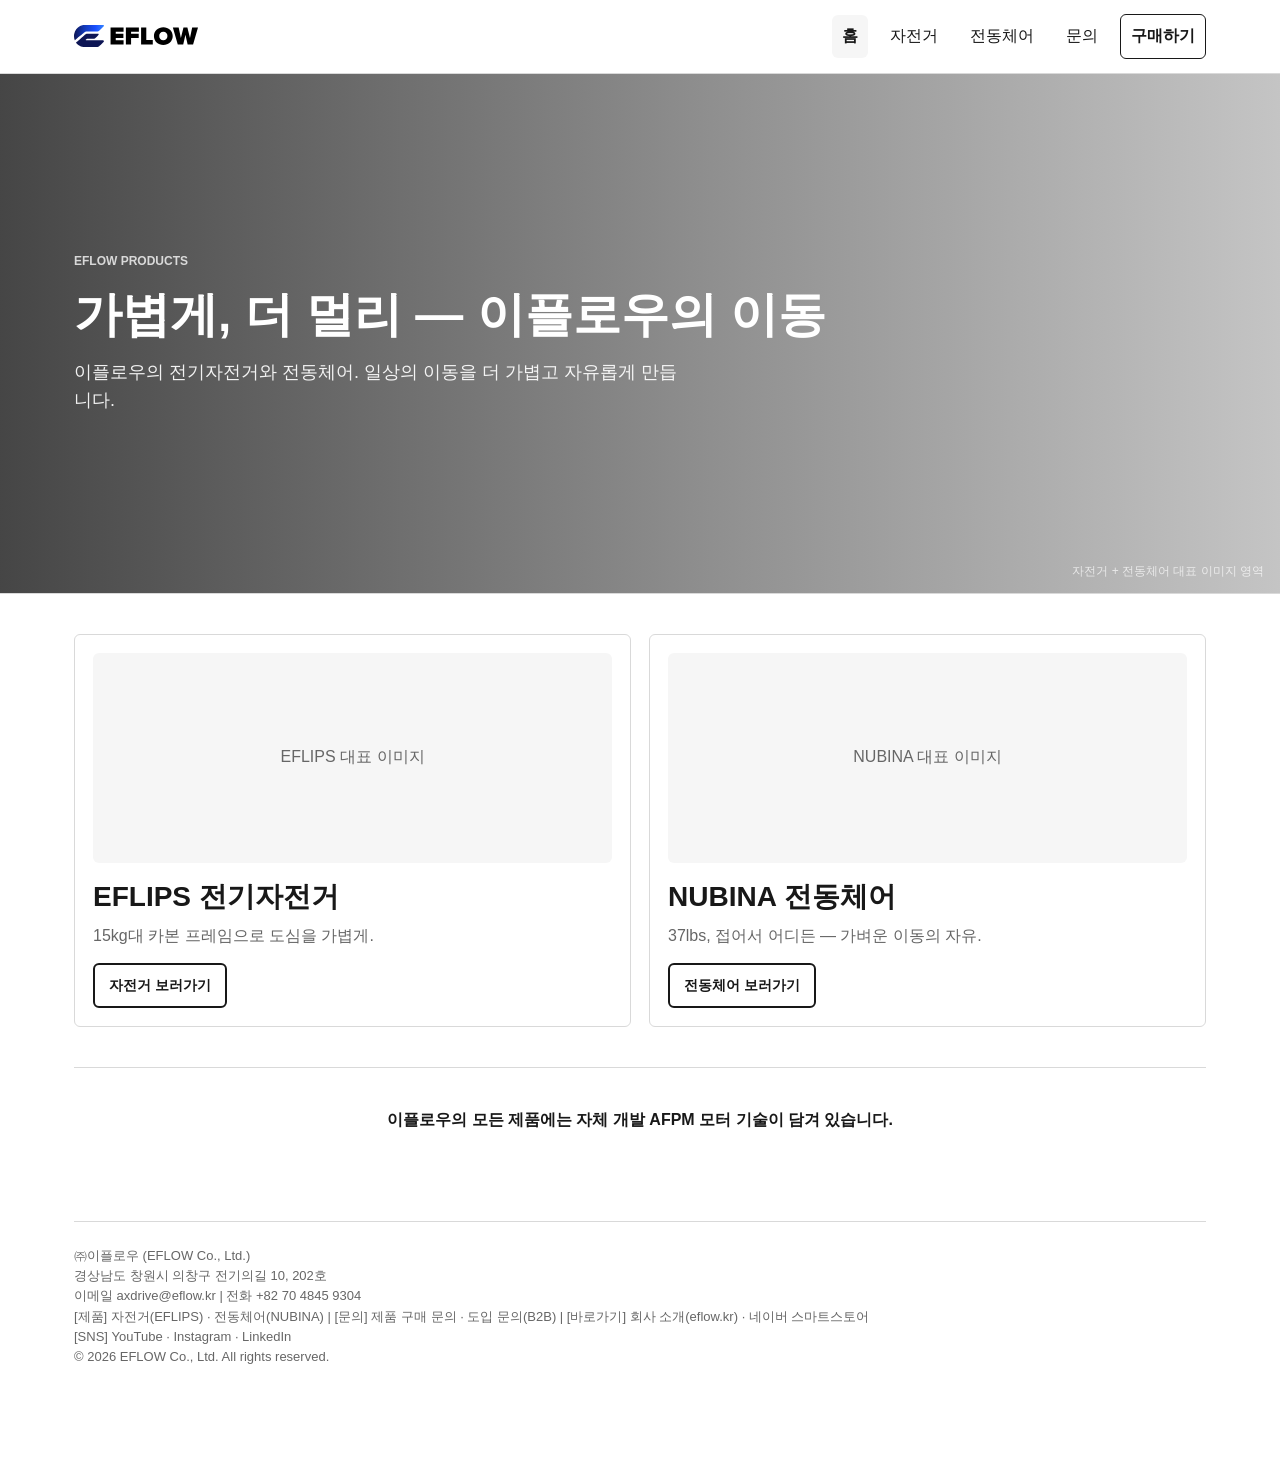
<file: index.html>
<!doctype html>
<html lang="ko">
<head>
  <meta charset="utf-8">
  <meta name="viewport" content="width=device-width, initial-scale=1">
  <title>이플로우 제품 판매 사이트 | 2차 와이어프레임</title>
  <link rel="stylesheet" href="style.css">
  <link rel="icon" href="assets/favicon_32.ico">
</head>
<body>
  <header class="site-header">
    <div class="header-inner">
      <a class="brand" href="index.html"><img class="brand-logo" src="assets/Logo_EFLOW_Basic.svg" alt="EFLOW"></a>
      <nav class="nav" aria-label="주요 메뉴">
        <button class="nav-close" type="button" aria-label="메뉴 닫기">✕</button>
        <a class="active" href="index.html">홈</a>
        <div class="nav-item has-sub">
          <a href="eflips.html">자전거</a>
          <div class="submenu">
          <a href="eflips.html">EFLIPS 전체</a>
          <a href="air.html">EFLIPS-AIR</a>
          <a href="pro.html">EFLIPS-PRO</a>
          </div>
        </div>
        <a href="nubina.html">전동체어</a>
        <div class="nav-item has-sub">
          <a href="contact.html">문의</a>
          <div class="submenu">
          <a href="contact.html">제품 구매 문의</a>
          <a href="b2b.html">도입 문의 (B2B)</a>
          </div>
        </div>
        <a class="buy" href="store.html">구매하기</a>
      </nav>
      <button class="nav-toggle" type="button" aria-label="메뉴 열기" aria-expanded="false">☰</button>
    </div>
  </header>

  <main class="page">
    <section class="hero hero-home">
      <div class="hero-media"></div>
      <span class="hero-note">자전거 + 전동체어 대표 이미지 영역</span>
      <div class="hero-copy">
        <span class="eyebrow">EFLOW PRODUCTS</span>
        <h1>가볍게, 더 멀리 — 이플로우의 이동</h1>
        <p class="lead">이플로우의 전기자전거와 전동체어. 일상의 이동을 더 가볍고 자유롭게 만듭니다.</p>
      </div>
    </section>

    <section class="section">
      <div class="grid cols-2">
        <article class="choice">
          <div class="visual">EFLIPS 대표 이미지</div>
          <div class="choice-body">
            <h2>EFLIPS 전기자전거</h2>
            <p>15kg대 카본 프레임으로 도심을 가볍게.</p>
            <div class="button-row">
              <a class="button primary" href="eflips.html">자전거 보러가기</a>
            </div>
          </div>
        </article>
        <article class="choice">
          <div class="visual">NUBINA 대표 이미지</div>
          <div class="choice-body">
            <h2>NUBINA 전동체어</h2>
            <p>37lbs, 접어서 어디든 — 가벼운 이동의 자유.</p>
            <div class="button-row">
              <a class="button primary" href="nubina.html">전동체어 보러가기</a>
            </div>
          </div>
        </article>
      </div>
    </section>

    <section class="section">
      <p class="trust-line">이플로우의 모든 제품에는 자체 개발 AFPM 모터 기술이 담겨 있습니다.</p>
    </section>

    <footer class="site-footer">
      ㈜이플로우 (EFLOW Co., Ltd.)<br>
      경상남도 창원시 의창구 전기의길 10, 202호<br>
      이메일 axdrive@eflow.kr | 전화 +82 70 4845 9304<br>
      [제품] 자전거(EFLIPS) · 전동체어(NUBINA) | [문의] 제품 구매 문의 · 도입 문의(B2B) | [바로가기] 회사 소개(eflow.kr) · 네이버 스마트스토어<br>
      [SNS] YouTube · Instagram · LinkedIn<br>
      © 2026 EFLOW Co., Ltd. All rights reserved.
    </footer>
  </main>
  <script>
  (function(){
    var t=document.querySelector('.nav-toggle');
    var c=document.querySelector('.nav-close');
    var nav=document.querySelector('.nav');
    function set(o){document.body.classList.toggle('menu-open',o);if(t)t.setAttribute('aria-expanded',o);}
    if(t)t.addEventListener('click',function(){set(!document.body.classList.contains('menu-open'));});
    if(c)c.addEventListener('click',function(){set(false);});
    if(nav)nav.addEventListener('click',function(e){if(e.target.closest('a'))set(false);});
  })();
  </script>
</body>
</html>
</file>
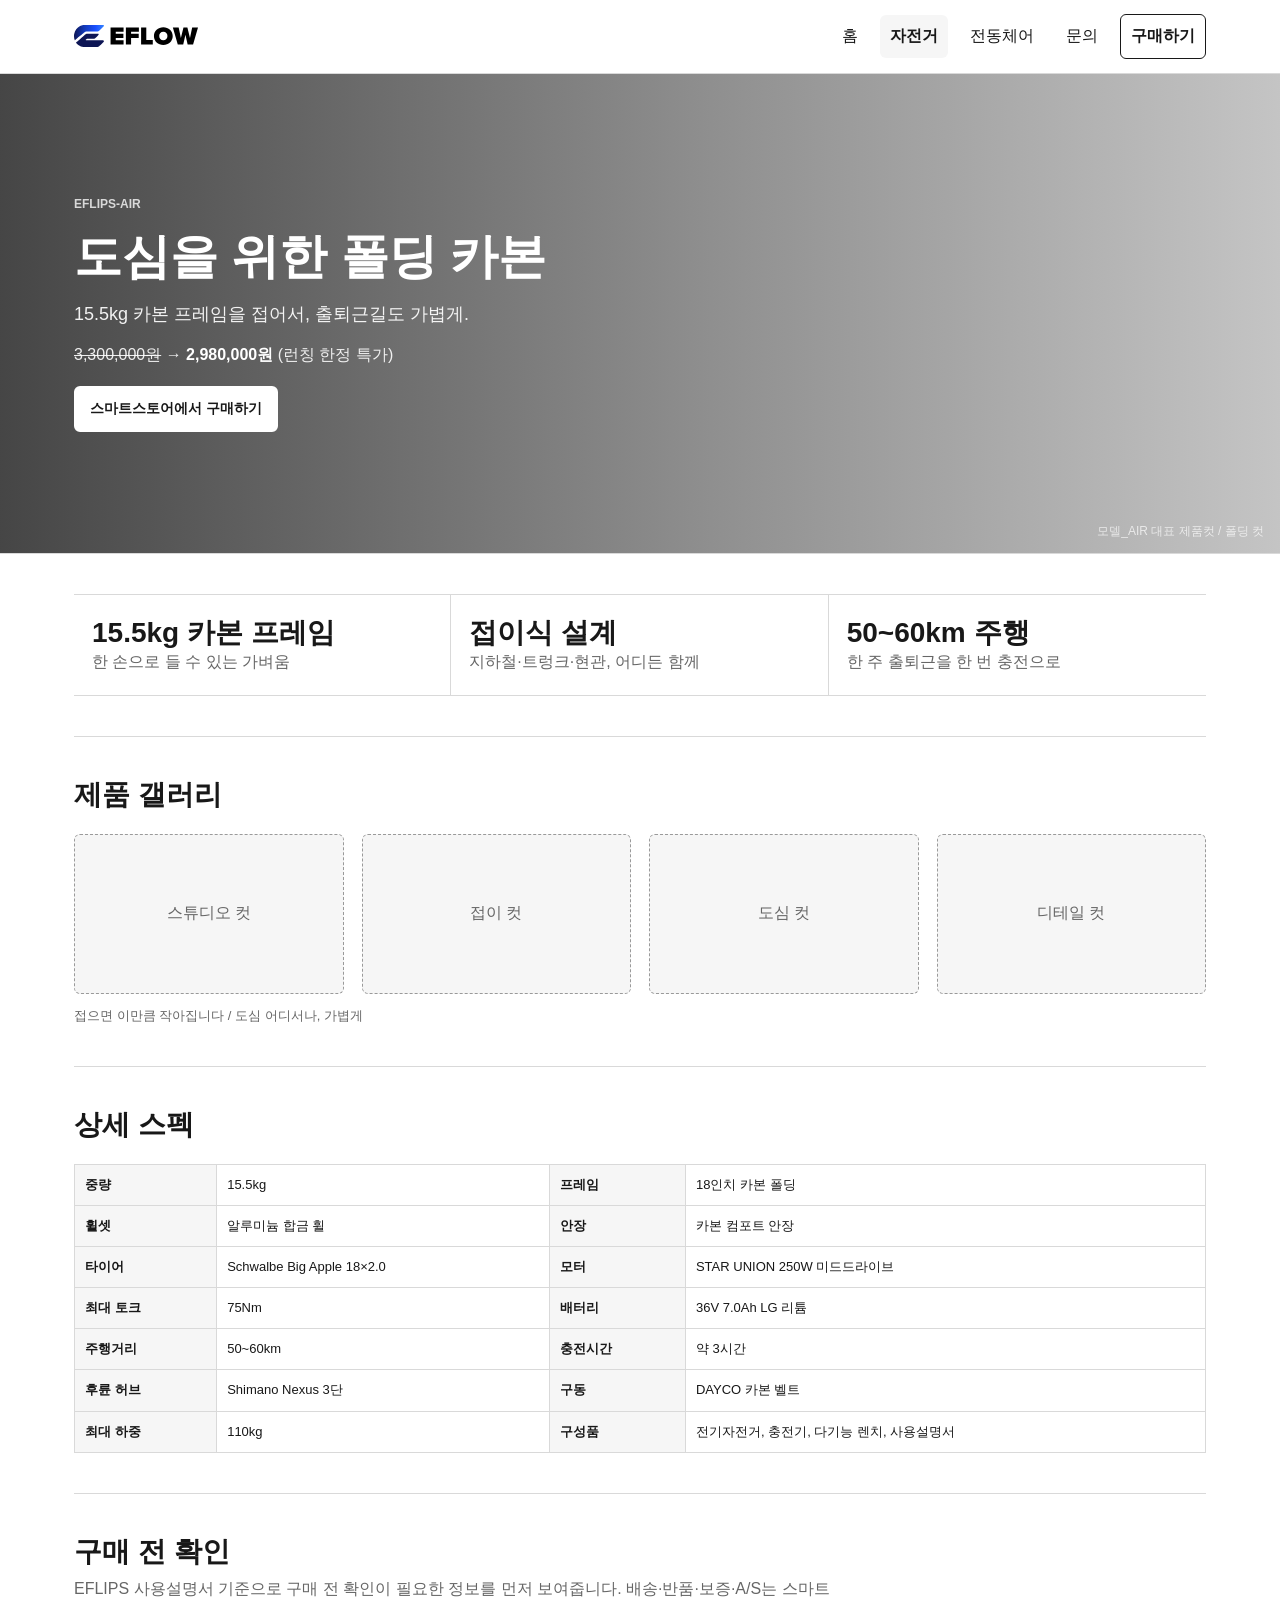
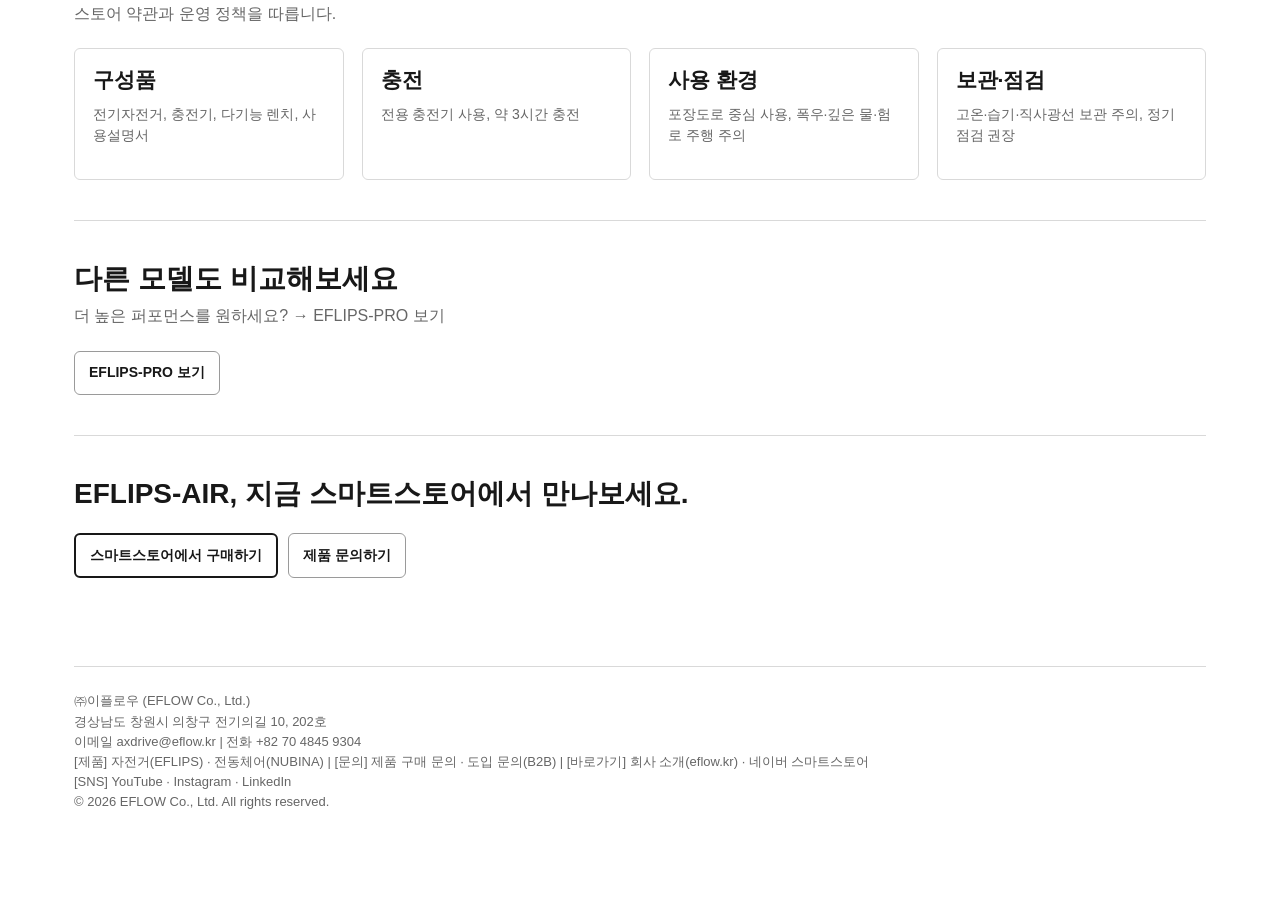
<file: air.html>
<!doctype html>
<html lang="ko">
<head>
  <meta charset="utf-8">
  <meta name="viewport" content="width=device-width, initial-scale=1">
  <title>EFLIPS-AIR | 2차 와이어프레임</title>
  <link rel="stylesheet" href="style.css">
  <link rel="icon" href="assets/favicon_32.ico">
</head>
<body>
  <header class="site-header">
    <div class="header-inner">
      <a class="brand" href="index.html"><img class="brand-logo" src="assets/Logo_EFLOW_Basic.svg" alt="EFLOW"></a>
      <nav class="nav" aria-label="주요 메뉴">
        <button class="nav-close" type="button" aria-label="메뉴 닫기">✕</button>
        <a href="index.html">홈</a>
        <div class="nav-item has-sub active">
          <a href="eflips.html">자전거</a>
          <div class="submenu">
          <a href="eflips.html">EFLIPS 전체</a>
          <a class="active" href="air.html">EFLIPS-AIR</a>
          <a href="pro.html">EFLIPS-PRO</a>
          </div>
        </div>
        <a href="nubina.html">전동체어</a>
        <div class="nav-item has-sub">
          <a href="contact.html">문의</a>
          <div class="submenu">
          <a href="contact.html">제품 구매 문의</a>
          <a href="b2b.html">도입 문의 (B2B)</a>
          </div>
        </div>
        <a class="buy" href="store.html">구매하기</a>
      </nav>
      <button class="nav-toggle" type="button" aria-label="메뉴 열기" aria-expanded="false">☰</button>
    </div>
  </header>

  <main class="page">
    <section class="hero">
      <div class="hero-media"></div>
      <span class="hero-note">모델_AIR 대표 제품컷 / 폴딩 컷</span>
      <div class="hero-copy">
        <span class="eyebrow">EFLIPS-AIR</span>
        <h1>도심을 위한 폴딩 카본</h1>
        <p class="lead">15.5kg 카본 프레임을 접어서, 출퇴근길도 가볍게.</p>
        <p><s>3,300,000원</s> → <strong>2,980,000원</strong> (런칭 한정 특가)</p>
        <div class="button-row">
          <a class="button primary" href="store.html">스마트스토어에서 구매하기</a>
        </div>
      </div>
    </section>

    <section class="section">
      <div class="feature-list">
        <article class="feature">
          <h2>15.5kg 카본 프레임</h2>
          <p>한 손으로 들 수 있는 가벼움</p>
        </article>
        <article class="feature">
          <h2>접이식 설계</h2>
          <p>지하철·트렁크·현관, 어디든 함께</p>
        </article>
        <article class="feature">
          <h2>50~60km 주행</h2>
          <p>한 주 출퇴근을 한 번 충전으로</p>
        </article>
      </div>
    </section>

    <section class="section">
      <div class="section-title">
        <h2>제품 갤러리</h2>
      </div>
      <div class="grid cols-4">
        <div class="visual compact">스튜디오 컷</div>
        <div class="visual compact">접이 컷</div>
        <div class="visual compact">도심 컷</div>
        <div class="visual compact">디테일 컷</div>
      </div>
      <p class="caption">접으면 이만큼 작아집니다 / 도심 어디서나, 가볍게</p>
    </section>

    <section class="section">
      <div class="section-title">
        <h2>상세 스펙</h2>
      </div>
      <div class="table-wrap">
        <table class="table">
          <tr><th>중량</th><td>15.5kg</td><th>프레임</th><td>18인치 카본 폴딩</td></tr>
          <tr><th>휠셋</th><td>알루미늄 합금 휠</td><th>안장</th><td>카본 컴포트 안장</td></tr>
          <tr><th>타이어</th><td>Schwalbe Big Apple 18×2.0</td><th>모터</th><td>STAR UNION 250W 미드드라이브</td></tr>
          <tr><th>최대 토크</th><td>75Nm</td><th>배터리</th><td>36V 7.0Ah LG 리튬</td></tr>
          <tr><th>주행거리</th><td>50~60km</td><th>충전시간</th><td>약 3시간</td></tr>
          <tr><th>후륜 허브</th><td>Shimano Nexus 3단</td><th>구동</th><td>DAYCO 카본 벨트</td></tr>
          <tr><th>최대 하중</th><td>110kg</td><th>구성품</th><td>전기자전거, 충전기, 다기능 렌치, 사용설명서</td></tr>
        </table>
      </div>
    </section>

    <section class="section">
      <div class="section-title">
        <h2>구매 전 확인</h2>
        <p>EFLIPS 사용설명서 기준으로 구매 전 확인이 필요한 정보를 먼저 보여줍니다. 배송·반품·보증·A/S는 스마트스토어 약관과 운영 정책을 따릅니다.</p>
      </div>
      <div class="grid cols-4 trust-grid">
        <article class="card"><h3>구성품</h3><p>전기자전거, 충전기, 다기능 렌치, 사용설명서</p></article>
        <article class="card"><h3>충전</h3><p>전용 충전기 사용, 약 3시간 충전</p></article>
        <article class="card"><h3>사용 환경</h3><p>포장도로 중심 사용, 폭우·깊은 물·험로 주행 주의</p></article>
        <article class="card"><h3>보관·점검</h3><p>고온·습기·직사광선 보관 주의, 정기 점검 권장</p></article>
      </div>
    </section>

    <section class="section">
      <div class="section-title">
        <h2>다른 모델도 비교해보세요</h2>
        <p>더 높은 퍼포먼스를 원하세요? → EFLIPS-PRO 보기</p>
      </div>
      <div class="button-row">
        <a class="button secondary" href="pro.html">EFLIPS-PRO 보기</a>
      </div>
    </section>

    <section class="section">
      <div class="section-title">
        <h2>EFLIPS-AIR, 지금 스마트스토어에서 만나보세요.</h2>
      </div>
      <div class="button-row">
        <a class="button primary" href="store.html">스마트스토어에서 구매하기</a>
        <a class="button secondary" href="contact.html">제품 문의하기</a>
      </div>
    </section>

    <div class="sticky-cta">
      <a class="button primary" href="store.html">스마트스토어에서 구매하기</a>
    </div>

    <footer class="site-footer">
      ㈜이플로우 (EFLOW Co., Ltd.)<br>
      경상남도 창원시 의창구 전기의길 10, 202호<br>
      이메일 axdrive@eflow.kr | 전화 +82 70 4845 9304<br>
      [제품] 자전거(EFLIPS) · 전동체어(NUBINA) | [문의] 제품 구매 문의 · 도입 문의(B2B) | [바로가기] 회사 소개(eflow.kr) · 네이버 스마트스토어<br>
      [SNS] YouTube · Instagram · LinkedIn<br>
      © 2026 EFLOW Co., Ltd. All rights reserved.
    </footer>
  </main>
  <script>
  (function(){
    var t=document.querySelector('.nav-toggle');
    var c=document.querySelector('.nav-close');
    var nav=document.querySelector('.nav');
    function set(o){document.body.classList.toggle('menu-open',o);if(t)t.setAttribute('aria-expanded',o);}
    if(t)t.addEventListener('click',function(){set(!document.body.classList.contains('menu-open'));});
    if(c)c.addEventListener('click',function(){set(false);});
    if(nav)nav.addEventListener('click',function(e){if(e.target.closest('a'))set(false);});
  })();
  </script>
</body>
</html>
</file>
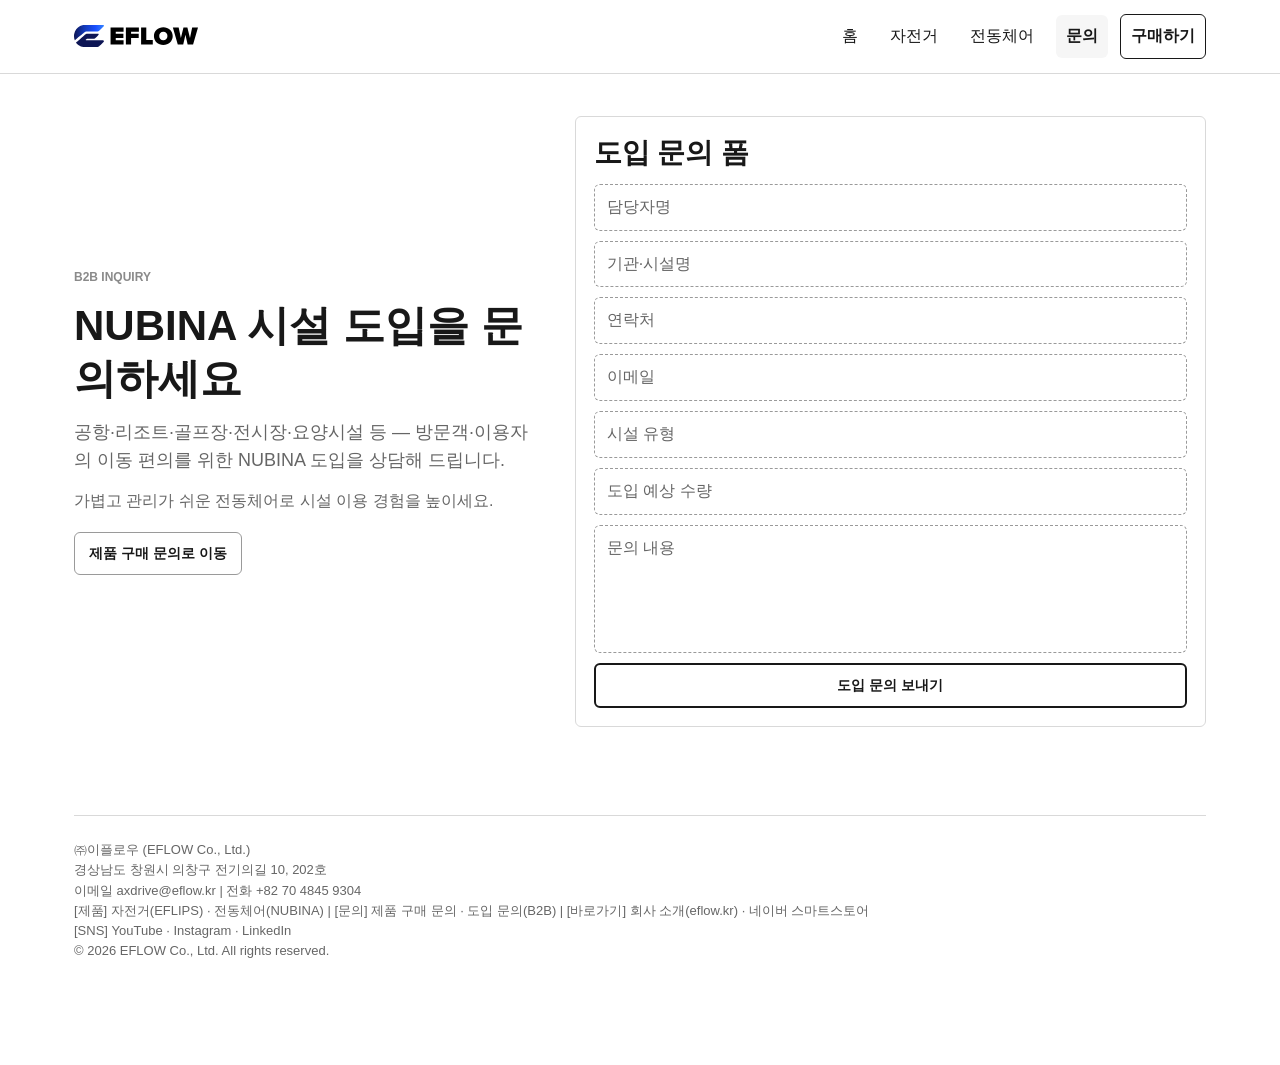
<file: b2b.html>
<!doctype html>
<html lang="ko">
<head>
  <meta charset="utf-8">
  <meta name="viewport" content="width=device-width, initial-scale=1">
  <title>NUBINA 도입 문의 | 2차 와이어프레임</title>
  <link rel="stylesheet" href="style.css">
  <link rel="icon" href="assets/favicon_32.ico">
</head>
<body>
  <header class="site-header">
    <div class="header-inner">
      <a class="brand" href="index.html"><img class="brand-logo" src="assets/Logo_EFLOW_Basic.svg" alt="EFLOW"></a>
      <nav class="nav" aria-label="주요 메뉴">
        <button class="nav-close" type="button" aria-label="메뉴 닫기">✕</button>
        <a href="index.html">홈</a>
        <div class="nav-item has-sub">
          <a href="eflips.html">자전거</a>
          <div class="submenu">
          <a href="eflips.html">EFLIPS 전체</a>
          <a href="air.html">EFLIPS-AIR</a>
          <a href="pro.html">EFLIPS-PRO</a>
          </div>
        </div>
        <a href="nubina.html">전동체어</a>
        <div class="nav-item has-sub active">
          <a href="contact.html">문의</a>
          <div class="submenu">
          <a href="contact.html">제품 구매 문의</a>
          <a class="active" href="b2b.html">도입 문의 (B2B)</a>
          </div>
        </div>
        <a class="buy" href="store.html">구매하기</a>
      </nav>
      <button class="nav-toggle" type="button" aria-label="메뉴 열기" aria-expanded="false">☰</button>
    </div>
  </header>

  <main class="page">
    <section class="section form-layout">
      <div class="copy">
        <span class="eyebrow">B2B INQUIRY</span>
        <h1>NUBINA 시설 도입을 문의하세요</h1>
        <p class="lead">공항·리조트·골프장·전시장·요양시설 등 — 방문객·이용자의 이동 편의를 위한 NUBINA 도입을 상담해 드립니다.</p>
        <p>가볍고 관리가 쉬운 전동체어로 시설 이용 경험을 높이세요.</p>
        <div class="button-row">
          <a class="button secondary" href="contact.html">제품 구매 문의로 이동</a>
        </div>
      </div>
      <div class="form-panel">
        <h2>도입 문의 폼</h2>
        <div class="field-stack">
          <div class="field">담당자명</div>
          <div class="field">기관·시설명</div>
          <div class="field">연락처</div>
          <div class="field">이메일</div>
          <div class="field">시설 유형</div>
          <div class="field">도입 예상 수량</div>
          <div class="field tall">문의 내용</div>
          <a class="button primary" href="b2b.html">도입 문의 보내기</a>
        </div>
      </div>
    </section>

    <footer class="site-footer">
      ㈜이플로우 (EFLOW Co., Ltd.)<br>
      경상남도 창원시 의창구 전기의길 10, 202호<br>
      이메일 axdrive@eflow.kr | 전화 +82 70 4845 9304<br>
      [제품] 자전거(EFLIPS) · 전동체어(NUBINA) | [문의] 제품 구매 문의 · 도입 문의(B2B) | [바로가기] 회사 소개(eflow.kr) · 네이버 스마트스토어<br>
      [SNS] YouTube · Instagram · LinkedIn<br>
      © 2026 EFLOW Co., Ltd. All rights reserved.
    </footer>
  </main>
  <script>
  (function(){
    var t=document.querySelector('.nav-toggle');
    var c=document.querySelector('.nav-close');
    var nav=document.querySelector('.nav');
    function set(o){document.body.classList.toggle('menu-open',o);if(t)t.setAttribute('aria-expanded',o);}
    if(t)t.addEventListener('click',function(){set(!document.body.classList.contains('menu-open'));});
    if(c)c.addEventListener('click',function(){set(false);});
    if(nav)nav.addEventListener('click',function(e){if(e.target.closest('a'))set(false);});
  })();
  </script>
</body>
</html>
</file>
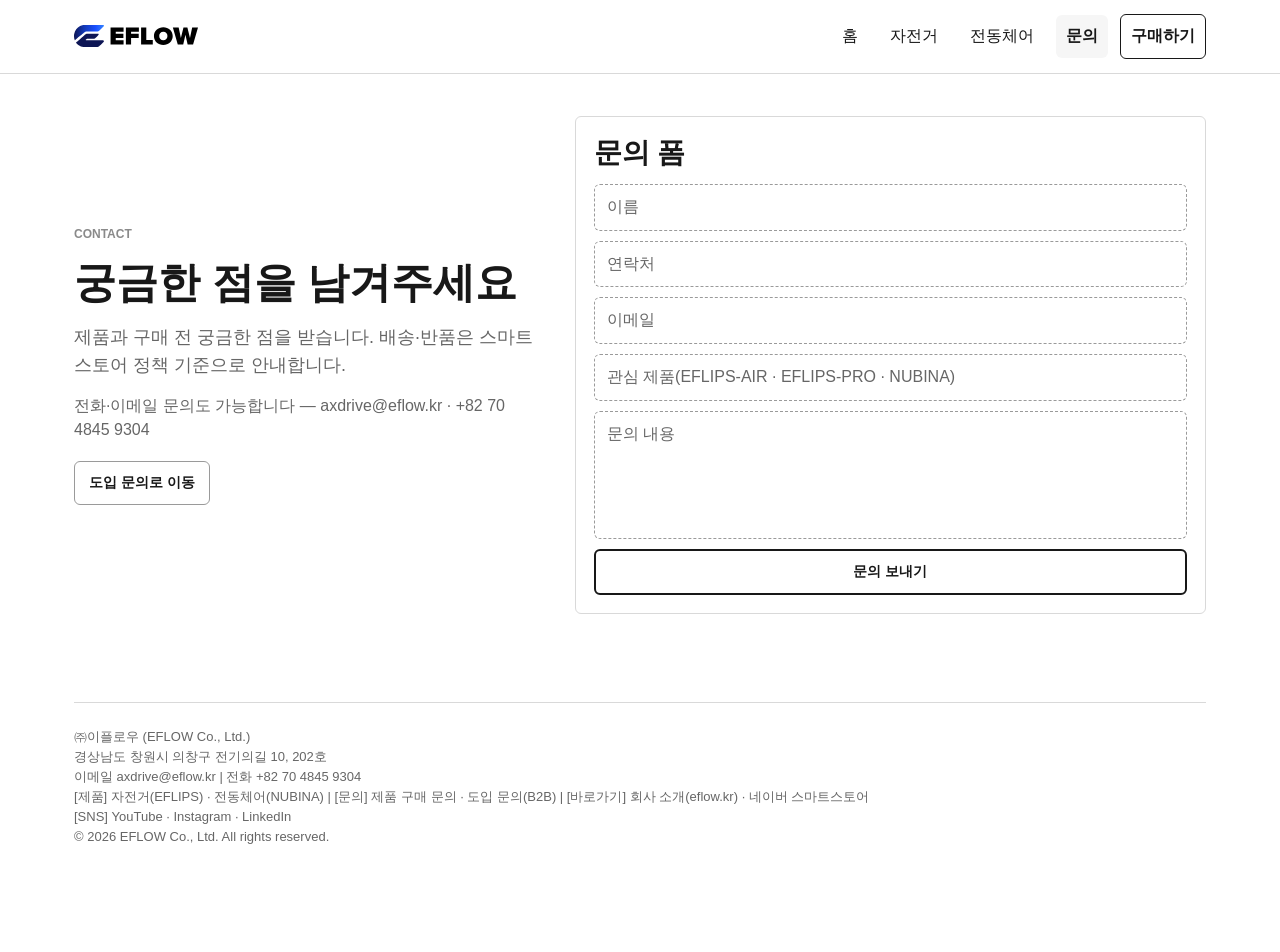
<file: contact.html>
<!doctype html>
<html lang="ko">
<head>
  <meta charset="utf-8">
  <meta name="viewport" content="width=device-width, initial-scale=1">
  <title>제품 구매 문의 | 2차 와이어프레임</title>
  <link rel="stylesheet" href="style.css">
  <link rel="icon" href="assets/favicon_32.ico">
</head>
<body>
  <header class="site-header">
    <div class="header-inner">
      <a class="brand" href="index.html"><img class="brand-logo" src="assets/Logo_EFLOW_Basic.svg" alt="EFLOW"></a>
      <nav class="nav" aria-label="주요 메뉴">
        <button class="nav-close" type="button" aria-label="메뉴 닫기">✕</button>
        <a href="index.html">홈</a>
        <div class="nav-item has-sub">
          <a href="eflips.html">자전거</a>
          <div class="submenu">
          <a href="eflips.html">EFLIPS 전체</a>
          <a href="air.html">EFLIPS-AIR</a>
          <a href="pro.html">EFLIPS-PRO</a>
          </div>
        </div>
        <a href="nubina.html">전동체어</a>
        <div class="nav-item has-sub active">
          <a href="contact.html">문의</a>
          <div class="submenu">
          <a class="active" href="contact.html">제품 구매 문의</a>
          <a href="b2b.html">도입 문의 (B2B)</a>
          </div>
        </div>
        <a class="buy" href="store.html">구매하기</a>
      </nav>
      <button class="nav-toggle" type="button" aria-label="메뉴 열기" aria-expanded="false">☰</button>
    </div>
  </header>

  <main class="page">
    <section class="section form-layout">
      <div class="copy">
        <span class="eyebrow">CONTACT</span>
        <h1>궁금한 점을 남겨주세요</h1>
        <p class="lead">제품과 구매 전 궁금한 점을 받습니다. 배송·반품은 스마트스토어 정책 기준으로 안내합니다.</p>
        <p>전화·이메일 문의도 가능합니다 — axdrive@eflow.kr · +82 70 4845 9304</p>
        <div class="button-row">
          <a class="button secondary" href="b2b.html">도입 문의로 이동</a>
        </div>
      </div>
      <div class="form-panel">
        <h2>문의 폼</h2>
        <div class="field-stack">
          <div class="field">이름</div>
          <div class="field">연락처</div>
          <div class="field">이메일</div>
          <div class="field">관심 제품(EFLIPS-AIR · EFLIPS-PRO · NUBINA)</div>
          <div class="field tall">문의 내용</div>
          <a class="button primary" href="contact.html">문의 보내기</a>
        </div>
      </div>
    </section>

    <footer class="site-footer">
      ㈜이플로우 (EFLOW Co., Ltd.)<br>
      경상남도 창원시 의창구 전기의길 10, 202호<br>
      이메일 axdrive@eflow.kr | 전화 +82 70 4845 9304<br>
      [제품] 자전거(EFLIPS) · 전동체어(NUBINA) | [문의] 제품 구매 문의 · 도입 문의(B2B) | [바로가기] 회사 소개(eflow.kr) · 네이버 스마트스토어<br>
      [SNS] YouTube · Instagram · LinkedIn<br>
      © 2026 EFLOW Co., Ltd. All rights reserved.
    </footer>
  </main>
  <script>
  (function(){
    var t=document.querySelector('.nav-toggle');
    var c=document.querySelector('.nav-close');
    var nav=document.querySelector('.nav');
    function set(o){document.body.classList.toggle('menu-open',o);if(t)t.setAttribute('aria-expanded',o);}
    if(t)t.addEventListener('click',function(){set(!document.body.classList.contains('menu-open'));});
    if(c)c.addEventListener('click',function(){set(false);});
    if(nav)nav.addEventListener('click',function(e){if(e.target.closest('a'))set(false);});
  })();
  </script>
</body>
</html>
</file>
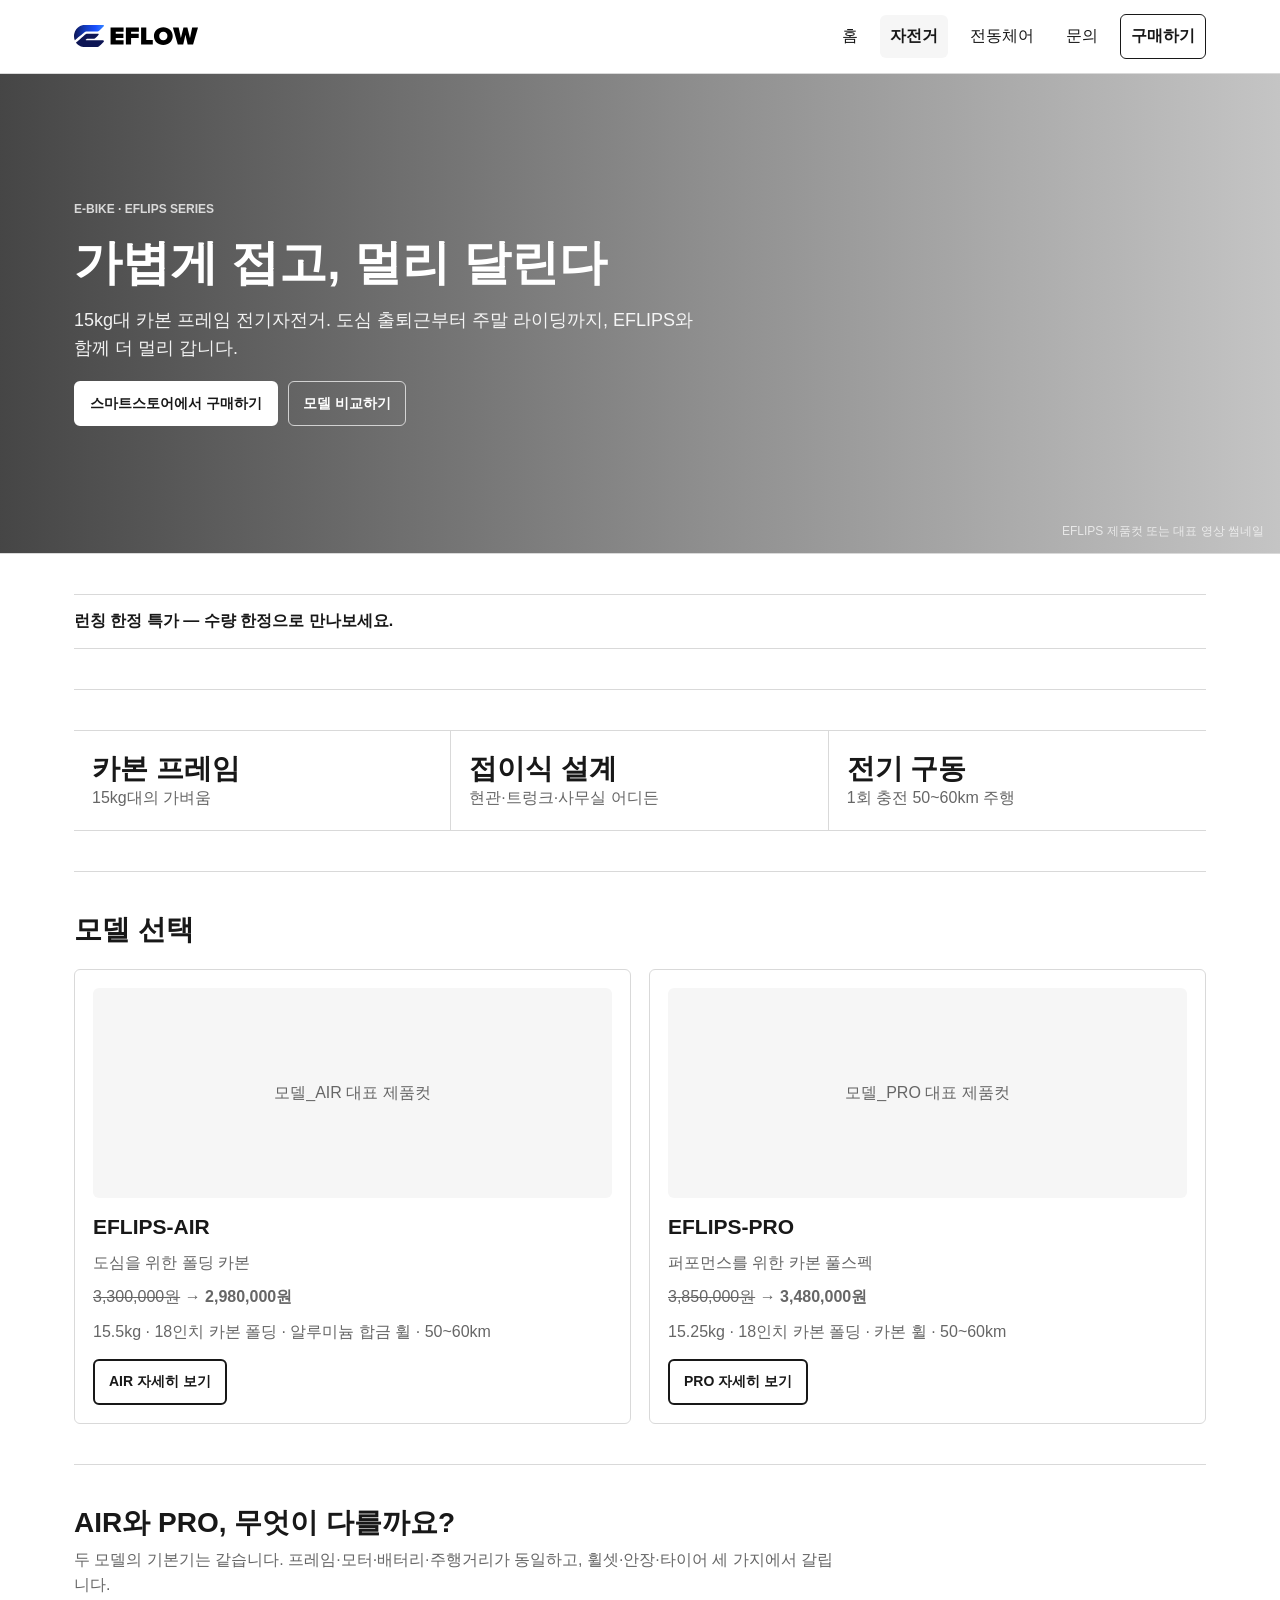
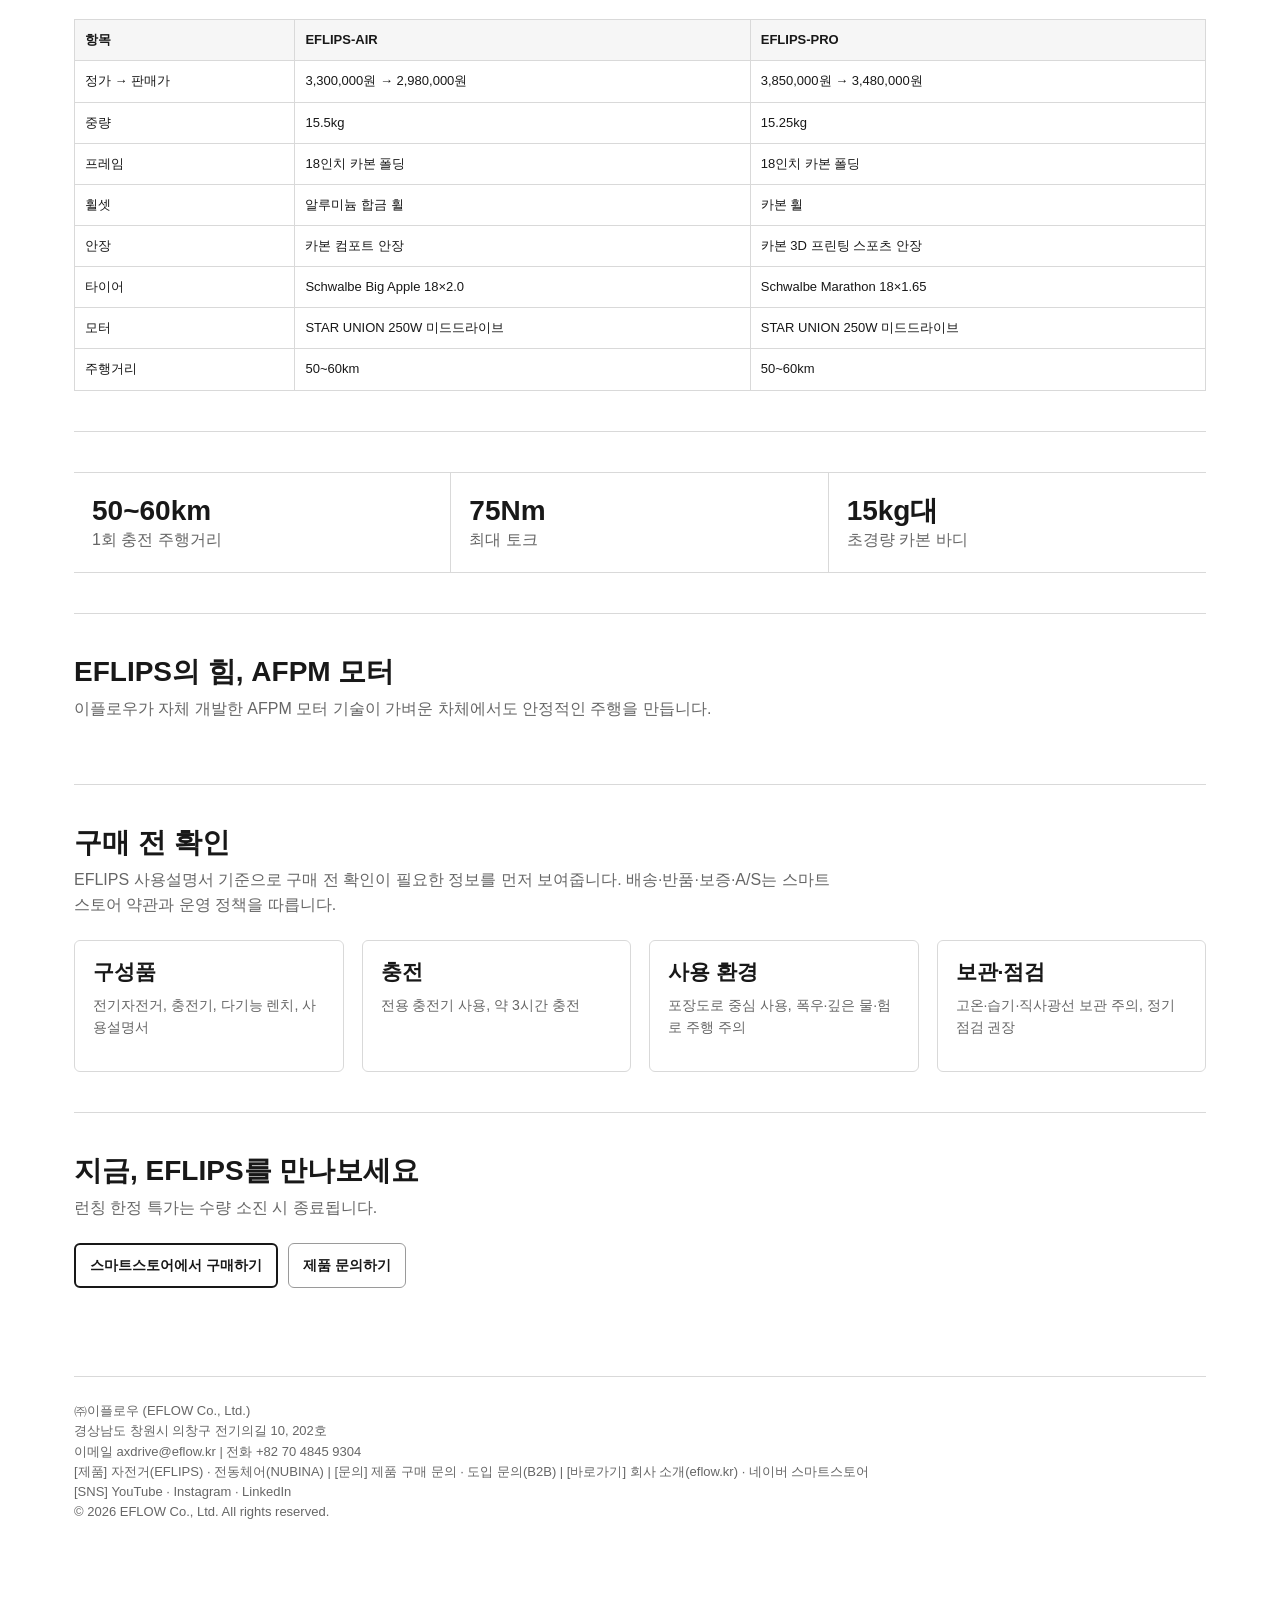
<file: eflips.html>
<!doctype html>
<html lang="ko">
<head>
  <meta charset="utf-8">
  <meta name="viewport" content="width=device-width, initial-scale=1">
  <title>EFLIPS | 2차 와이어프레임</title>
  <link rel="stylesheet" href="style.css">
  <link rel="icon" href="assets/favicon_32.ico">
</head>
<body>
  <header class="site-header">
    <div class="header-inner">
      <a class="brand" href="index.html"><img class="brand-logo" src="assets/Logo_EFLOW_Basic.svg" alt="EFLOW"></a>
      <nav class="nav" aria-label="주요 메뉴">
        <button class="nav-close" type="button" aria-label="메뉴 닫기">✕</button>
        <a href="index.html">홈</a>
        <div class="nav-item has-sub active">
          <a href="eflips.html">자전거</a>
          <div class="submenu">
          <a class="active" href="eflips.html">EFLIPS 전체</a>
          <a href="air.html">EFLIPS-AIR</a>
          <a href="pro.html">EFLIPS-PRO</a>
          </div>
        </div>
        <a href="nubina.html">전동체어</a>
        <div class="nav-item has-sub">
          <a href="contact.html">문의</a>
          <div class="submenu">
          <a href="contact.html">제품 구매 문의</a>
          <a href="b2b.html">도입 문의 (B2B)</a>
          </div>
        </div>
        <a class="buy" href="store.html">구매하기</a>
      </nav>
      <button class="nav-toggle" type="button" aria-label="메뉴 열기" aria-expanded="false">☰</button>
    </div>
  </header>

  <main class="page">
    <section class="hero">
      <div class="hero-media"></div>
      <span class="hero-note">EFLIPS 제품컷 또는 대표 영상 썸네일</span>
      <div class="hero-copy">
        <span class="eyebrow">E-BIKE · EFLIPS SERIES</span>
        <h1>가볍게 접고, 멀리 달린다</h1>
        <p class="lead">15kg대 카본 프레임 전기자전거. 도심 출퇴근부터 주말 라이딩까지, EFLIPS와 함께 더 멀리 갑니다.</p>
        <div class="button-row">
          <a class="button primary" href="store.html">스마트스토어에서 구매하기</a>
          <a class="button secondary" href="#compare">모델 비교하기</a>
        </div>
      </div>
    </section>

    <section class="section">
      <div class="notice">런칭 한정 특가 — 수량 한정으로 만나보세요.</div>
    </section>

    <section class="section">
      <div class="feature-list">
        <article class="feature">
          <h2>카본 프레임</h2>
          <p>15kg대의 가벼움</p>
        </article>
        <article class="feature">
          <h2>접이식 설계</h2>
          <p>현관·트렁크·사무실 어디든</p>
        </article>
        <article class="feature">
          <h2>전기 구동</h2>
          <p>1회 충전 50~60km 주행</p>
        </article>
      </div>
    </section>

    <section class="section">
      <div class="section-title">
        <h2>모델 선택</h2>
      </div>
      <div class="grid cols-2">
        <article class="choice">
          <div class="visual">모델_AIR 대표 제품컷</div>
          <div class="choice-body">
            <h3>EFLIPS-AIR</h3>
            <p>도심을 위한 폴딩 카본</p>
            <p><s>3,300,000원</s> → <strong>2,980,000원</strong></p>
            <p>15.5kg · 18인치 카본 폴딩 · 알루미늄 합금 휠 · 50~60km</p>
            <div class="button-row">
              <a class="button primary" href="air.html">AIR 자세히 보기</a>
            </div>
          </div>
        </article>
        <article class="choice">
          <div class="visual">모델_PRO 대표 제품컷</div>
          <div class="choice-body">
            <h3>EFLIPS-PRO</h3>
            <p>퍼포먼스를 위한 카본 풀스펙</p>
            <p><s>3,850,000원</s> → <strong>3,480,000원</strong></p>
            <p>15.25kg · 18인치 카본 폴딩 · 카본 휠 · 50~60km</p>
            <div class="button-row">
              <a class="button primary" href="pro.html">PRO 자세히 보기</a>
            </div>
          </div>
        </article>
      </div>
    </section>

    <section class="section" id="compare">
      <div class="section-title">
        <h2>AIR와 PRO, 무엇이 다를까요?</h2>
        <p>두 모델의 기본기는 같습니다. 프레임·모터·배터리·주행거리가 동일하고, 휠셋·안장·타이어 세 가지에서 갈립니다.</p>
      </div>
      <div class="table-wrap">
        <table class="table">
          <tr><th>항목</th><th>EFLIPS-AIR</th><th>EFLIPS-PRO</th></tr>
          <tr><td>정가 → 판매가</td><td>3,300,000원 → 2,980,000원</td><td>3,850,000원 → 3,480,000원</td></tr>
          <tr><td>중량</td><td>15.5kg</td><td>15.25kg</td></tr>
          <tr><td>프레임</td><td>18인치 카본 폴딩</td><td>18인치 카본 폴딩</td></tr>
          <tr><td>휠셋</td><td>알루미늄 합금 휠</td><td>카본 휠</td></tr>
          <tr><td>안장</td><td>카본 컴포트 안장</td><td>카본 3D 프린팅 스포츠 안장</td></tr>
          <tr><td>타이어</td><td>Schwalbe Big Apple 18×2.0</td><td>Schwalbe Marathon 18×1.65</td></tr>
          <tr><td>모터</td><td>STAR UNION 250W 미드드라이브</td><td>STAR UNION 250W 미드드라이브</td></tr>
          <tr><td>주행거리</td><td>50~60km</td><td>50~60km</td></tr>
        </table>
      </div>
    </section>

    <section class="section">
      <div class="feature-list">
        <article class="feature">
          <h2>50~60km</h2>
          <p>1회 충전 주행거리</p>
        </article>
        <article class="feature">
          <h2>75Nm</h2>
          <p>최대 토크</p>
        </article>
        <article class="feature">
          <h2>15kg대</h2>
          <p>초경량 카본 바디</p>
        </article>
      </div>
    </section>

    <section class="section">
      <div class="section-title">
        <h2>EFLIPS의 힘, AFPM 모터</h2>
        <p>이플로우가 자체 개발한 AFPM 모터 기술이 가벼운 차체에서도 안정적인 주행을 만듭니다.</p>
      </div>
    </section>

    <section class="section">
      <div class="section-title">
        <h2>구매 전 확인</h2>
        <p>EFLIPS 사용설명서 기준으로 구매 전 확인이 필요한 정보를 먼저 보여줍니다. 배송·반품·보증·A/S는 스마트스토어 약관과 운영 정책을 따릅니다.</p>
      </div>
      <div class="grid cols-4 trust-grid">
        <article class="card"><h3>구성품</h3><p>전기자전거, 충전기, 다기능 렌치, 사용설명서</p></article>
        <article class="card"><h3>충전</h3><p>전용 충전기 사용, 약 3시간 충전</p></article>
        <article class="card"><h3>사용 환경</h3><p>포장도로 중심 사용, 폭우·깊은 물·험로 주행 주의</p></article>
        <article class="card"><h3>보관·점검</h3><p>고온·습기·직사광선 보관 주의, 정기 점검 권장</p></article>
      </div>
    </section>

    <section class="section">
      <div class="section-title">
        <h2>지금, EFLIPS를 만나보세요</h2>
        <p>런칭 한정 특가는 수량 소진 시 종료됩니다.</p>
      </div>
      <div class="button-row">
        <a class="button primary" href="store.html">스마트스토어에서 구매하기</a>
        <a class="button secondary" href="contact.html">제품 문의하기</a>
      </div>
    </section>

    <div class="sticky-cta">
      <a class="button primary" href="store.html">스마트스토어에서 구매하기</a>
    </div>

    <footer class="site-footer">
      ㈜이플로우 (EFLOW Co., Ltd.)<br>
      경상남도 창원시 의창구 전기의길 10, 202호<br>
      이메일 axdrive@eflow.kr | 전화 +82 70 4845 9304<br>
      [제품] 자전거(EFLIPS) · 전동체어(NUBINA) | [문의] 제품 구매 문의 · 도입 문의(B2B) | [바로가기] 회사 소개(eflow.kr) · 네이버 스마트스토어<br>
      [SNS] YouTube · Instagram · LinkedIn<br>
      © 2026 EFLOW Co., Ltd. All rights reserved.
    </footer>
  </main>
  <script>
  (function(){
    var t=document.querySelector('.nav-toggle');
    var c=document.querySelector('.nav-close');
    var nav=document.querySelector('.nav');
    function set(o){document.body.classList.toggle('menu-open',o);if(t)t.setAttribute('aria-expanded',o);}
    if(t)t.addEventListener('click',function(){set(!document.body.classList.contains('menu-open'));});
    if(c)c.addEventListener('click',function(){set(false);});
    if(nav)nav.addEventListener('click',function(e){if(e.target.closest('a'))set(false);});
  })();
  </script>
</body>
</html>
</file>
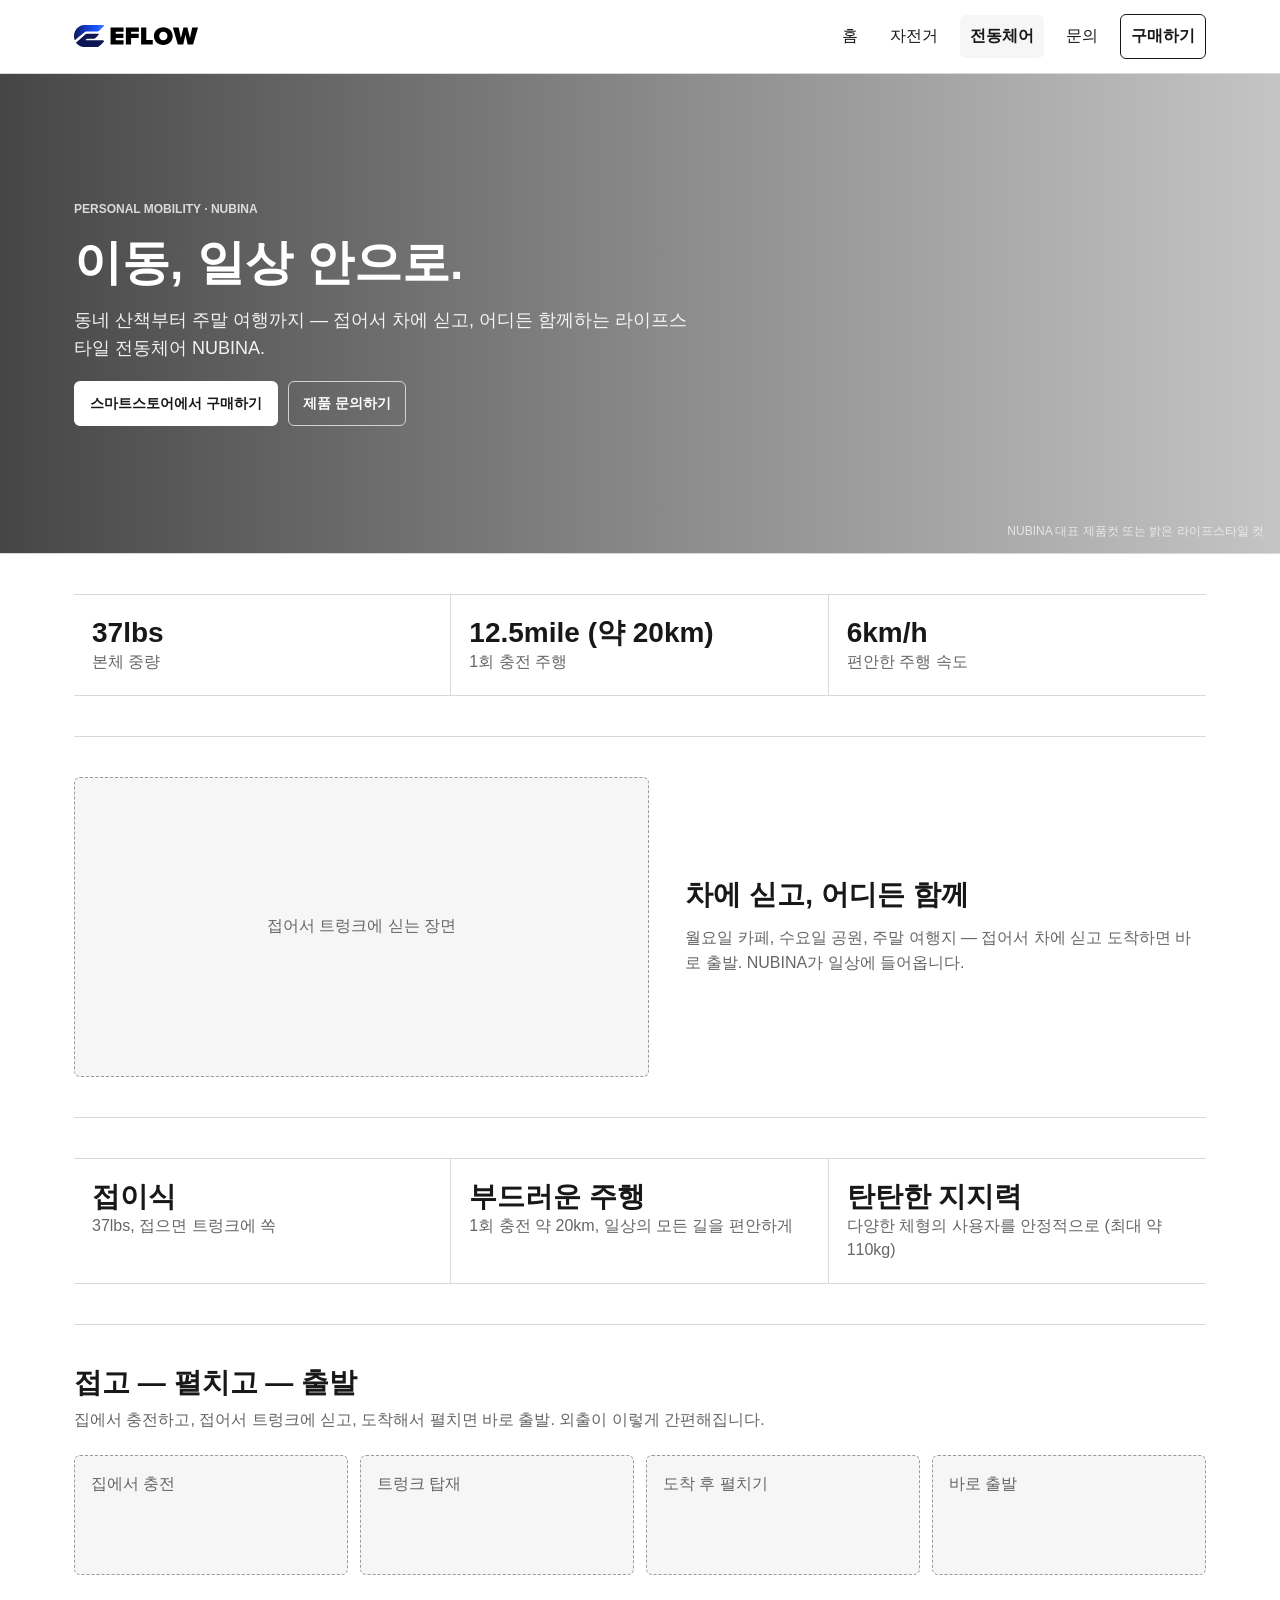
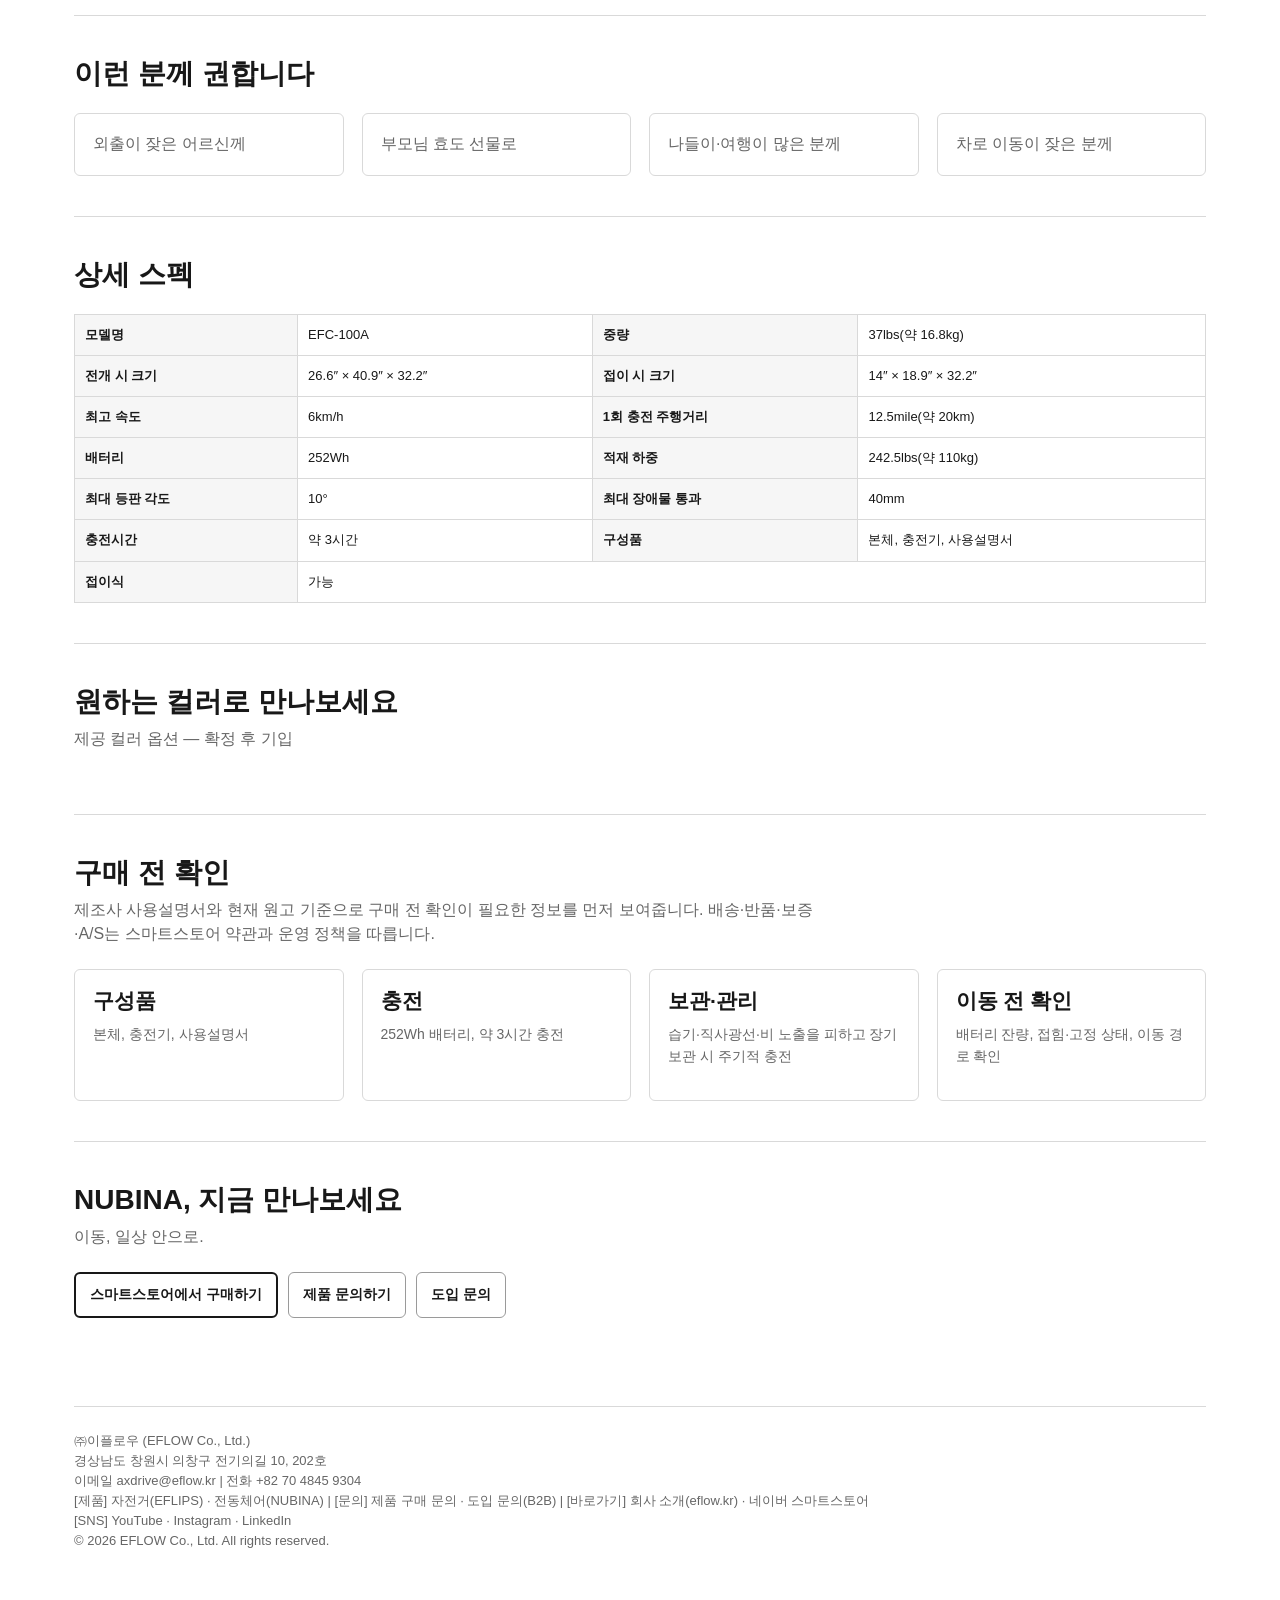
<file: nubina.html>
<!doctype html>
<html lang="ko">
<head>
  <meta charset="utf-8">
  <meta name="viewport" content="width=device-width, initial-scale=1">
  <title>NUBINA | 2차 와이어프레임</title>
  <link rel="stylesheet" href="style.css">
  <link rel="icon" href="assets/favicon_32.ico">
</head>
<body>
  <header class="site-header">
    <div class="header-inner">
      <a class="brand" href="index.html"><img class="brand-logo" src="assets/Logo_EFLOW_Basic.svg" alt="EFLOW"></a>
      <nav class="nav" aria-label="주요 메뉴">
        <button class="nav-close" type="button" aria-label="메뉴 닫기">✕</button>
        <a href="index.html">홈</a>
        <div class="nav-item has-sub">
          <a href="eflips.html">자전거</a>
          <div class="submenu">
          <a href="eflips.html">EFLIPS 전체</a>
          <a href="air.html">EFLIPS-AIR</a>
          <a href="pro.html">EFLIPS-PRO</a>
          </div>
        </div>
        <a class="active" href="nubina.html">전동체어</a>
        <div class="nav-item has-sub">
          <a href="contact.html">문의</a>
          <div class="submenu">
          <a href="contact.html">제품 구매 문의</a>
          <a href="b2b.html">도입 문의 (B2B)</a>
          </div>
        </div>
        <a class="buy" href="store.html">구매하기</a>
      </nav>
      <button class="nav-toggle" type="button" aria-label="메뉴 열기" aria-expanded="false">☰</button>
    </div>
  </header>

  <main class="page">
    <section class="hero">
      <div class="hero-media"></div>
      <span class="hero-note">NUBINA 대표 제품컷 또는 밝은 라이프스타일 컷</span>
      <div class="hero-copy">
        <span class="eyebrow">PERSONAL MOBILITY · NUBINA</span>
        <h1>이동, 일상 안으로.</h1>
        <p class="lead">동네 산책부터 주말 여행까지 — 접어서 차에 싣고, 어디든 함께하는 라이프스타일 전동체어 NUBINA.</p>
        <div class="button-row">
          <a class="button primary" href="store.html">스마트스토어에서 구매하기</a>
          <a class="button secondary" href="contact.html">제품 문의하기</a>
        </div>
      </div>
    </section>

    <section class="section">
      <div class="feature-list">
        <article class="feature">
          <h2>37lbs</h2>
          <p>본체 중량</p>
        </article>
        <article class="feature">
          <h2>12.5mile (약 20km)</h2>
          <p>1회 충전 주행</p>
        </article>
        <article class="feature">
          <h2>6km/h</h2>
          <p>편안한 주행 속도</p>
        </article>
      </div>
    </section>

    <section class="section split reverse">
      <div class="visual">접어서 트렁크에 싣는 장면</div>
      <div class="copy">
        <h2>차에 싣고, 어디든 함께</h2>
        <p>월요일 카페, 수요일 공원, 주말 여행지 — 접어서 차에 싣고 도착하면 바로 출발. NUBINA가 일상에 들어옵니다.</p>
      </div>
    </section>

    <section class="section">
      <div class="feature-list">
        <article class="feature">
          <h2>접이식</h2>
          <p>37lbs, 접으면 트렁크에 쏙</p>
        </article>
        <article class="feature">
          <h2>부드러운 주행</h2>
          <p>1회 충전 약 20km, 일상의 모든 길을 편안하게</p>
        </article>
        <article class="feature">
          <h2>탄탄한 지지력</h2>
          <p>다양한 체형의 사용자를 안정적으로 (최대 약 110kg)</p>
        </article>
      </div>
    </section>

    <section class="section">
      <div class="section-title">
        <h2>접고 — 펼치고 — 출발</h2>
        <p>집에서 충전하고, 접어서 트렁크에 싣고, 도착해서 펼치면 바로 출발. 외출이 이렇게 간편해집니다.</p>
      </div>
      <div class="story-steps">
        <div class="step">집에서 충전</div>
        <div class="step">트렁크 탑재</div>
        <div class="step">도착 후 펼치기</div>
        <div class="step">바로 출발</div>
      </div>
    </section>

    <section class="section">
      <div class="section-title">
        <h2>이런 분께 권합니다</h2>
      </div>
      <div class="grid cols-4">
        <article class="card"><p>외출이 잦은 어르신께</p></article>
        <article class="card"><p>부모님 효도 선물로</p></article>
        <article class="card"><p>나들이·여행이 많은 분께</p></article>
        <article class="card"><p>차로 이동이 잦은 분께</p></article>
      </div>
    </section>

    <section class="section">
      <div class="section-title">
        <h2>상세 스펙</h2>
      </div>
      <div class="table-wrap">
        <table class="table">
          <tr><th>모델명</th><td>EFC-100A</td><th>중량</th><td>37lbs(약 16.8kg)</td></tr>
          <tr><th>전개 시 크기</th><td>26.6″ × 40.9″ × 32.2″</td><th>접이 시 크기</th><td>14″ × 18.9″ × 32.2″</td></tr>
          <tr><th>최고 속도</th><td>6km/h</td><th>1회 충전 주행거리</th><td>12.5mile(약 20km)</td></tr>
          <tr><th>배터리</th><td>252Wh</td><th>적재 하중</th><td>242.5lbs(약 110kg)</td></tr>
          <tr><th>최대 등판 각도</th><td>10°</td><th>최대 장애물 통과</th><td>40mm</td></tr>
          <tr><th>충전시간</th><td>약 3시간</td><th>구성품</th><td>본체, 충전기, 사용설명서</td></tr>
          <tr><th>접이식</th><td colspan="3">가능</td></tr>
        </table>
      </div>
    </section>

    <section class="section">
      <div class="section-title">
        <h2>원하는 컬러로 만나보세요</h2>
        <p>제공 컬러 옵션 — 확정 후 기입</p>
      </div>
    </section>

    <section class="section">
      <div class="section-title">
        <h2>구매 전 확인</h2>
        <p>제조사 사용설명서와 현재 원고 기준으로 구매 전 확인이 필요한 정보를 먼저 보여줍니다. 배송·반품·보증·A/S는 스마트스토어 약관과 운영 정책을 따릅니다.</p>
      </div>
      <div class="grid cols-4 trust-grid">
        <article class="card"><h3>구성품</h3><p>본체, 충전기, 사용설명서</p></article>
        <article class="card"><h3>충전</h3><p>252Wh 배터리, 약 3시간 충전</p></article>
        <article class="card"><h3>보관·관리</h3><p>습기·직사광선·비 노출을 피하고 장기 보관 시 주기적 충전</p></article>
        <article class="card"><h3>이동 전 확인</h3><p>배터리 잔량, 접힘·고정 상태, 이동 경로 확인</p></article>
      </div>
    </section>

    <section class="section">
      <div class="section-title">
        <h2>NUBINA, 지금 만나보세요</h2>
        <p>이동, 일상 안으로.</p>
      </div>
      <div class="button-row">
        <a class="button primary" href="store.html">스마트스토어에서 구매하기</a>
        <a class="button secondary" href="contact.html">제품 문의하기</a>
        <a class="button secondary" href="b2b.html">도입 문의</a>
      </div>
    </section>

    <div class="sticky-cta">
      <a class="button primary" href="store.html">스마트스토어에서 구매하기</a>
    </div>

    <footer class="site-footer">
      ㈜이플로우 (EFLOW Co., Ltd.)<br>
      경상남도 창원시 의창구 전기의길 10, 202호<br>
      이메일 axdrive@eflow.kr | 전화 +82 70 4845 9304<br>
      [제품] 자전거(EFLIPS) · 전동체어(NUBINA) | [문의] 제품 구매 문의 · 도입 문의(B2B) | [바로가기] 회사 소개(eflow.kr) · 네이버 스마트스토어<br>
      [SNS] YouTube · Instagram · LinkedIn<br>
      © 2026 EFLOW Co., Ltd. All rights reserved.
    </footer>
  </main>
  <script>
  (function(){
    var t=document.querySelector('.nav-toggle');
    var c=document.querySelector('.nav-close');
    var nav=document.querySelector('.nav');
    function set(o){document.body.classList.toggle('menu-open',o);if(t)t.setAttribute('aria-expanded',o);}
    if(t)t.addEventListener('click',function(){set(!document.body.classList.contains('menu-open'));});
    if(c)c.addEventListener('click',function(){set(false);});
    if(nav)nav.addEventListener('click',function(e){if(e.target.closest('a'))set(false);});
  })();
  </script>
</body>
</html>
</file>
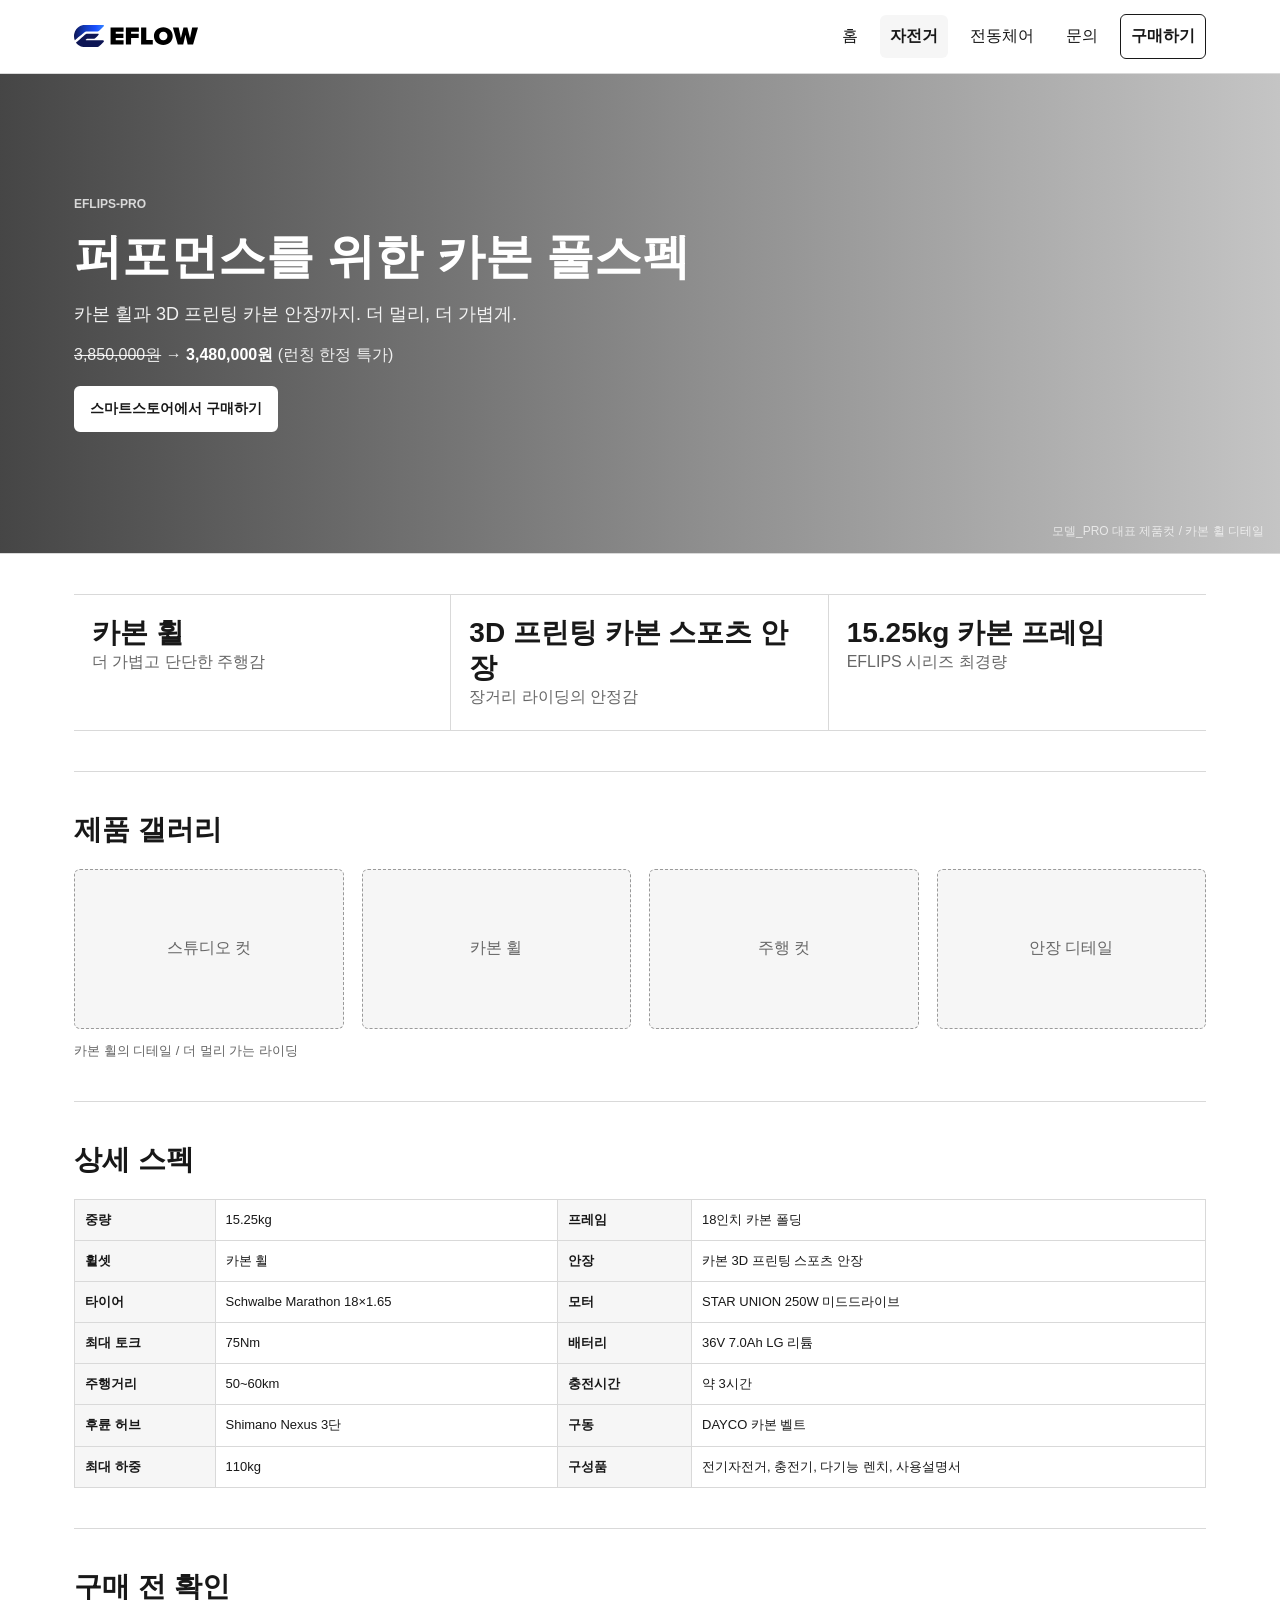
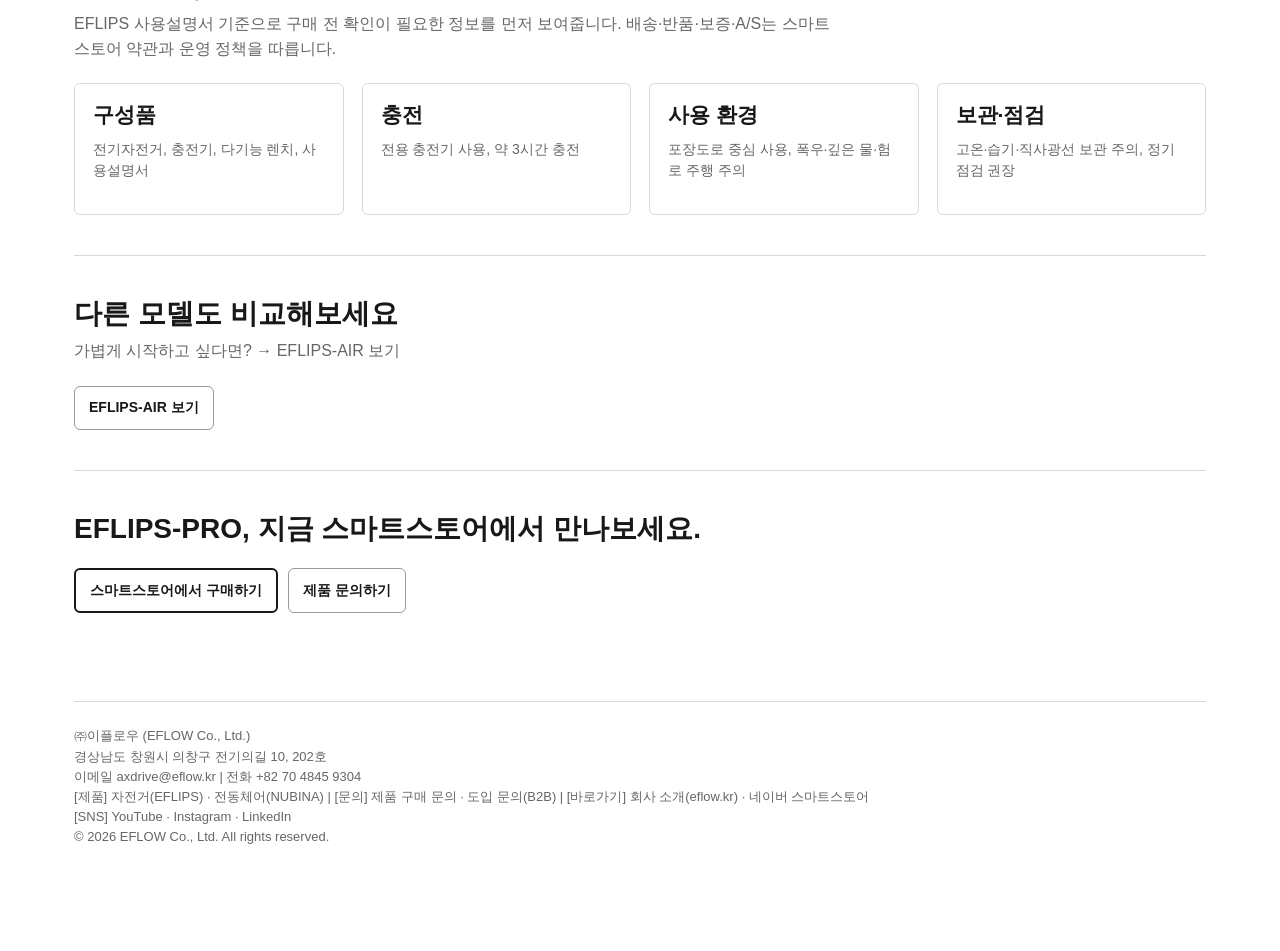
<file: pro.html>
<!doctype html>
<html lang="ko">
<head>
  <meta charset="utf-8">
  <meta name="viewport" content="width=device-width, initial-scale=1">
  <title>EFLIPS-PRO | 2차 와이어프레임</title>
  <link rel="stylesheet" href="style.css">
  <link rel="icon" href="assets/favicon_32.ico">
</head>
<body>
  <header class="site-header">
    <div class="header-inner">
      <a class="brand" href="index.html"><img class="brand-logo" src="assets/Logo_EFLOW_Basic.svg" alt="EFLOW"></a>
      <nav class="nav" aria-label="주요 메뉴">
        <button class="nav-close" type="button" aria-label="메뉴 닫기">✕</button>
        <a href="index.html">홈</a>
        <div class="nav-item has-sub active">
          <a href="eflips.html">자전거</a>
          <div class="submenu">
          <a href="eflips.html">EFLIPS 전체</a>
          <a href="air.html">EFLIPS-AIR</a>
          <a class="active" href="pro.html">EFLIPS-PRO</a>
          </div>
        </div>
        <a href="nubina.html">전동체어</a>
        <div class="nav-item has-sub">
          <a href="contact.html">문의</a>
          <div class="submenu">
          <a href="contact.html">제품 구매 문의</a>
          <a href="b2b.html">도입 문의 (B2B)</a>
          </div>
        </div>
        <a class="buy" href="store.html">구매하기</a>
      </nav>
      <button class="nav-toggle" type="button" aria-label="메뉴 열기" aria-expanded="false">☰</button>
    </div>
  </header>

  <main class="page">
    <section class="hero">
      <div class="hero-media"></div>
      <span class="hero-note">모델_PRO 대표 제품컷 / 카본 휠 디테일</span>
      <div class="hero-copy">
        <span class="eyebrow">EFLIPS-PRO</span>
        <h1>퍼포먼스를 위한 카본 풀스펙</h1>
        <p class="lead">카본 휠과 3D 프린팅 카본 안장까지. 더 멀리, 더 가볍게.</p>
        <p><s>3,850,000원</s> → <strong>3,480,000원</strong> (런칭 한정 특가)</p>
        <div class="button-row">
          <a class="button primary" href="store.html">스마트스토어에서 구매하기</a>
        </div>
      </div>
    </section>

    <section class="section">
      <div class="feature-list">
        <article class="feature">
          <h2>카본 휠</h2>
          <p>더 가볍고 단단한 주행감</p>
        </article>
        <article class="feature">
          <h2>3D 프린팅 카본 스포츠 안장</h2>
          <p>장거리 라이딩의 안정감</p>
        </article>
        <article class="feature">
          <h2>15.25kg 카본 프레임</h2>
          <p>EFLIPS 시리즈 최경량</p>
        </article>
      </div>
    </section>

    <section class="section">
      <div class="section-title">
        <h2>제품 갤러리</h2>
      </div>
      <div class="grid cols-4">
        <div class="visual compact">스튜디오 컷</div>
        <div class="visual compact">카본 휠</div>
        <div class="visual compact">주행 컷</div>
        <div class="visual compact">안장 디테일</div>
      </div>
      <p class="caption">카본 휠의 디테일 / 더 멀리 가는 라이딩</p>
    </section>

    <section class="section">
      <div class="section-title">
        <h2>상세 스펙</h2>
      </div>
      <div class="table-wrap">
        <table class="table">
          <tr><th>중량</th><td>15.25kg</td><th>프레임</th><td>18인치 카본 폴딩</td></tr>
          <tr><th>휠셋</th><td>카본 휠</td><th>안장</th><td>카본 3D 프린팅 스포츠 안장</td></tr>
          <tr><th>타이어</th><td>Schwalbe Marathon 18×1.65</td><th>모터</th><td>STAR UNION 250W 미드드라이브</td></tr>
          <tr><th>최대 토크</th><td>75Nm</td><th>배터리</th><td>36V 7.0Ah LG 리튬</td></tr>
          <tr><th>주행거리</th><td>50~60km</td><th>충전시간</th><td>약 3시간</td></tr>
          <tr><th>후륜 허브</th><td>Shimano Nexus 3단</td><th>구동</th><td>DAYCO 카본 벨트</td></tr>
          <tr><th>최대 하중</th><td>110kg</td><th>구성품</th><td>전기자전거, 충전기, 다기능 렌치, 사용설명서</td></tr>
        </table>
      </div>
    </section>

    <section class="section">
      <div class="section-title">
        <h2>구매 전 확인</h2>
        <p>EFLIPS 사용설명서 기준으로 구매 전 확인이 필요한 정보를 먼저 보여줍니다. 배송·반품·보증·A/S는 스마트스토어 약관과 운영 정책을 따릅니다.</p>
      </div>
      <div class="grid cols-4 trust-grid">
        <article class="card"><h3>구성품</h3><p>전기자전거, 충전기, 다기능 렌치, 사용설명서</p></article>
        <article class="card"><h3>충전</h3><p>전용 충전기 사용, 약 3시간 충전</p></article>
        <article class="card"><h3>사용 환경</h3><p>포장도로 중심 사용, 폭우·깊은 물·험로 주행 주의</p></article>
        <article class="card"><h3>보관·점검</h3><p>고온·습기·직사광선 보관 주의, 정기 점검 권장</p></article>
      </div>
    </section>

    <section class="section">
      <div class="section-title">
        <h2>다른 모델도 비교해보세요</h2>
        <p>가볍게 시작하고 싶다면? → EFLIPS-AIR 보기</p>
      </div>
      <div class="button-row">
        <a class="button secondary" href="air.html">EFLIPS-AIR 보기</a>
      </div>
    </section>

    <section class="section">
      <div class="section-title">
        <h2>EFLIPS-PRO, 지금 스마트스토어에서 만나보세요.</h2>
      </div>
      <div class="button-row">
        <a class="button primary" href="store.html">스마트스토어에서 구매하기</a>
        <a class="button secondary" href="contact.html">제품 문의하기</a>
      </div>
    </section>

    <div class="sticky-cta">
      <a class="button primary" href="store.html">스마트스토어에서 구매하기</a>
    </div>

    <footer class="site-footer">
      ㈜이플로우 (EFLOW Co., Ltd.)<br>
      경상남도 창원시 의창구 전기의길 10, 202호<br>
      이메일 axdrive@eflow.kr | 전화 +82 70 4845 9304<br>
      [제품] 자전거(EFLIPS) · 전동체어(NUBINA) | [문의] 제품 구매 문의 · 도입 문의(B2B) | [바로가기] 회사 소개(eflow.kr) · 네이버 스마트스토어<br>
      [SNS] YouTube · Instagram · LinkedIn<br>
      © 2026 EFLOW Co., Ltd. All rights reserved.
    </footer>
  </main>
  <script>
  (function(){
    var t=document.querySelector('.nav-toggle');
    var c=document.querySelector('.nav-close');
    var nav=document.querySelector('.nav');
    function set(o){document.body.classList.toggle('menu-open',o);if(t)t.setAttribute('aria-expanded',o);}
    if(t)t.addEventListener('click',function(){set(!document.body.classList.contains('menu-open'));});
    if(c)c.addEventListener('click',function(){set(false);});
    if(nav)nav.addEventListener('click',function(e){if(e.target.closest('a'))set(false);});
  })();
  </script>
</body>
</html>
</file>
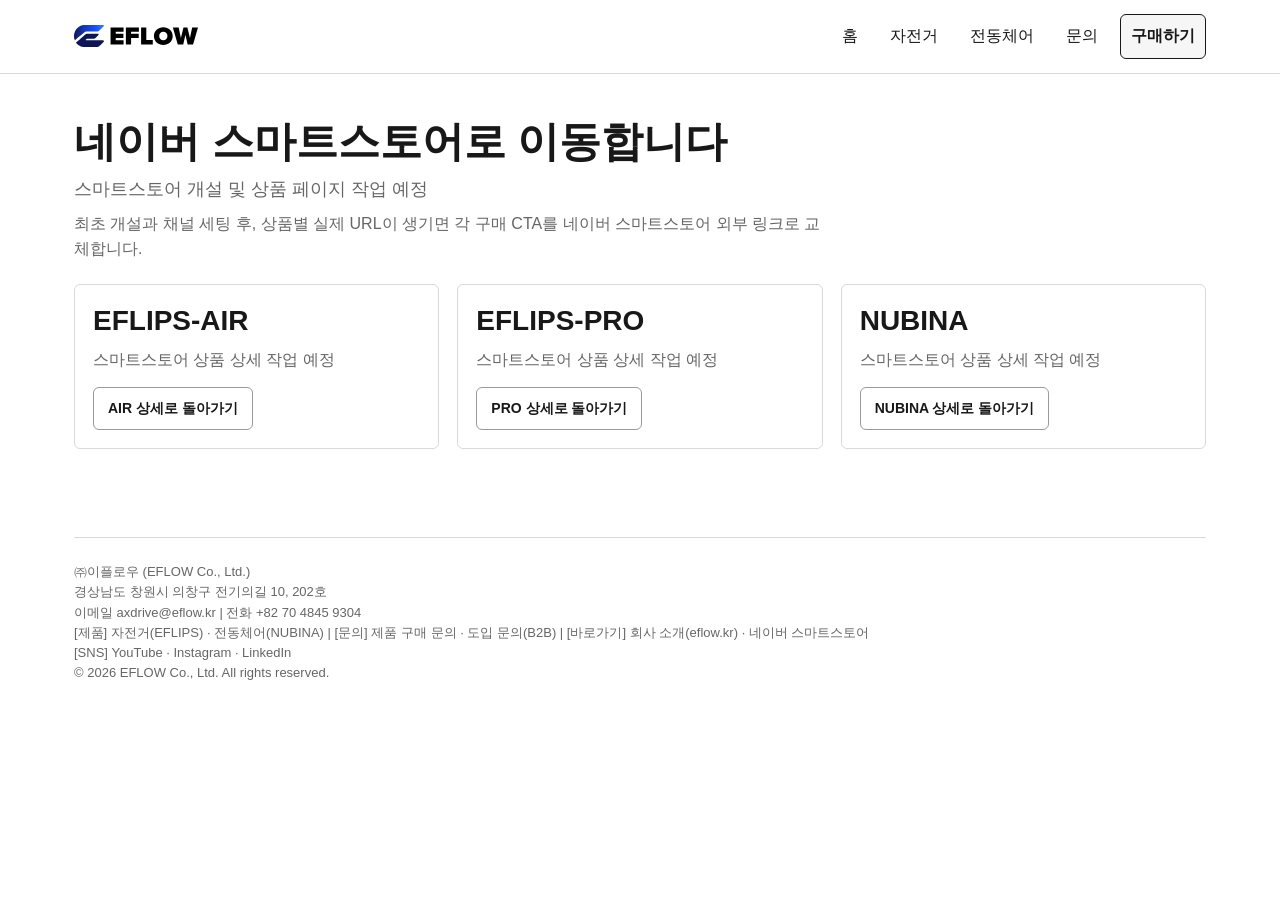
<file: store.html>
<!doctype html>
<html lang="ko">
<head>
  <meta charset="utf-8">
  <meta name="viewport" content="width=device-width, initial-scale=1">
  <title>스마트스토어 이동 | 2차 와이어프레임</title>
  <link rel="stylesheet" href="style.css">
  <link rel="icon" href="assets/favicon_32.ico">
</head>
<body>
  <header class="site-header">
    <div class="header-inner">
      <a class="brand" href="index.html"><img class="brand-logo" src="assets/Logo_EFLOW_Basic.svg" alt="EFLOW"></a>
      <nav class="nav" aria-label="주요 메뉴">
        <button class="nav-close" type="button" aria-label="메뉴 닫기">✕</button>
        <a href="index.html">홈</a>
        <div class="nav-item has-sub">
          <a href="eflips.html">자전거</a>
          <div class="submenu">
          <a href="eflips.html">EFLIPS 전체</a>
          <a href="air.html">EFLIPS-AIR</a>
          <a href="pro.html">EFLIPS-PRO</a>
          </div>
        </div>
        <a href="nubina.html">전동체어</a>
        <div class="nav-item has-sub">
          <a href="contact.html">문의</a>
          <div class="submenu">
          <a href="contact.html">제품 구매 문의</a>
          <a href="b2b.html">도입 문의 (B2B)</a>
          </div>
        </div>
        <a class="buy active" href="store.html">구매하기</a>
      </nav>
      <button class="nav-toggle" type="button" aria-label="메뉴 열기" aria-expanded="false">☰</button>
    </div>
  </header>

  <main class="page">
    <section class="section">
      <div class="section-title">
        <h1>네이버 스마트스토어로 이동합니다</h1>
        <p class="lead">스마트스토어 개설 및 상품 페이지 작업 예정</p>
        <p>최초 개설과 채널 세팅 후, 상품별 실제 URL이 생기면 각 구매 CTA를 네이버 스마트스토어 외부 링크로 교체합니다.</p>
      </div>
      <div class="grid cols-3">
        <article class="card">
          <h2>EFLIPS-AIR</h2>
          <p>스마트스토어 상품 상세 작업 예정</p>
          <div class="button-row">
            <a class="button secondary" href="air.html">AIR 상세로 돌아가기</a>
          </div>
        </article>
        <article class="card">
          <h2>EFLIPS-PRO</h2>
          <p>스마트스토어 상품 상세 작업 예정</p>
          <div class="button-row">
            <a class="button secondary" href="pro.html">PRO 상세로 돌아가기</a>
          </div>
        </article>
        <article class="card">
          <h2>NUBINA</h2>
          <p>스마트스토어 상품 상세 작업 예정</p>
          <div class="button-row">
            <a class="button secondary" href="nubina.html">NUBINA 상세로 돌아가기</a>
          </div>
        </article>
      </div>
    </section>

    <footer class="site-footer">
      ㈜이플로우 (EFLOW Co., Ltd.)<br>
      경상남도 창원시 의창구 전기의길 10, 202호<br>
      이메일 axdrive@eflow.kr | 전화 +82 70 4845 9304<br>
      [제품] 자전거(EFLIPS) · 전동체어(NUBINA) | [문의] 제품 구매 문의 · 도입 문의(B2B) | [바로가기] 회사 소개(eflow.kr) · 네이버 스마트스토어<br>
      [SNS] YouTube · Instagram · LinkedIn<br>
      © 2026 EFLOW Co., Ltd. All rights reserved.
    </footer>
  </main>
  <script>
  (function(){
    var t=document.querySelector('.nav-toggle');
    var c=document.querySelector('.nav-close');
    var nav=document.querySelector('.nav');
    function set(o){document.body.classList.toggle('menu-open',o);if(t)t.setAttribute('aria-expanded',o);}
    if(t)t.addEventListener('click',function(){set(!document.body.classList.contains('menu-open'));});
    if(c)c.addEventListener('click',function(){set(false);});
    if(nav)nav.addEventListener('click',function(e){if(e.target.closest('a'))set(false);});
  })();
  </script>
</body>
</html>
</file>
<file: style.css>
:root {
  --ink: #181818;
  --muted: #666;
  --subtle: #8a8a8a;
  --line: #d9d9d9;
  --line-strong: #9a9a9a;
  --soft: #f6f6f6;
  --white: #fff;
  --radius: 6px;
}

* { box-sizing: border-box; }

body {
  margin: 0;
  background: var(--white);
  color: var(--ink);
  font-family: -apple-system, BlinkMacSystemFont, "Pretendard", "Inter", "Segoe UI", sans-serif;
  line-height: 1.55;
}

a { color: inherit; text-decoration: none; }

.site-header {
  position: sticky;
  top: 0;
  z-index: 20;
  border-bottom: 1px solid var(--line);
  background: rgba(255, 255, 255, .96);
}

.header-inner {
  display: flex;
  align-items: center;
  justify-content: space-between;
  gap: 24px;
  max-width: 1180px;
  margin: 0 auto;
  padding: 14px 24px;
}

.brand {
  display: inline-flex;
  align-items: center;
  gap: 10px;
  font-weight: 800;
}

.brand-mark {
  display: inline-grid;
  width: 32px;
  height: 32px;
  place-items: center;
  border: 1px solid var(--ink);
  border-radius: 50%;
  font-size: 12px;
}

.nav {
  display: flex;
  align-items: center;
  justify-content: flex-end;
  gap: 12px;
  flex-wrap: wrap;
  font-size: 16px;
}

.nav a {
  min-height: 40px;
  padding: 9px 10px;
  border-radius: var(--radius);
}

.nav a.active {
  background: var(--soft);
  font-weight: 800;
}

.nav .buy {
  border: 1px solid var(--ink);
  font-weight: 800;
}

.page {
  max-width: 1180px;
  margin: 0 auto;
  padding: 42px 24px 104px;
}

.section {
  padding: 40px 0;
  border-bottom: 1px solid var(--line);
}

.section:first-child { padding-top: 0; }

.section:last-of-type { border-bottom: 0; }

.section-title {
  max-width: 760px;
  margin-bottom: 22px;
}

.section-title p { margin-top: 8px; }

.split {
  display: grid;
  grid-template-columns: minmax(0, .95fr) minmax(0, 1.05fr);
  gap: 36px;
  align-items: stretch;
}

.split.reverse {
  grid-template-columns: minmax(0, 1.05fr) minmax(0, .95fr);
}

.copy {
  display: flex;
  min-width: 0;
  flex-direction: column;
  justify-content: center;
  gap: 14px;
}

.eyebrow {
  color: var(--subtle);
  font-size: 12px;
  font-weight: 800;
  text-transform: uppercase;
}

h1,
h2,
h3,
h4 {
  margin: 0;
  line-height: 1.25;
}

h1 { font-size: 42px; }
h2 { font-size: 28px; }
h3 { font-size: 21px; }
h4 { font-size: 18px; }

p {
  margin: 0;
  color: var(--muted);
}

.lead {
  font-size: 18px;
  color: var(--muted);
}

.visual {
  display: grid;
  min-height: 300px;
  place-items: center;
  padding: 24px;
  border: 1px dashed var(--line-strong);
  border-radius: var(--radius);
  background: var(--soft);
  color: var(--muted);
  text-align: center;
}

.visual.compact { min-height: 160px; }

.visual.tall { min-height: 380px; }

.button-row {
  display: flex;
  gap: 10px;
  flex-wrap: wrap;
  margin-top: 4px;
}

.button {
  display: inline-flex;
  min-height: 42px;
  align-items: center;
  justify-content: center;
  padding: 10px 14px;
  border: 1px solid var(--ink);
  border-radius: var(--radius);
  background: var(--white);
  font-size: 14px;
  font-weight: 800;
}

.button.primary { border-width: 2px; }

.button.secondary { border-color: var(--line-strong); }

.grid {
  display: grid;
  gap: 18px;
}

.cols-2 { grid-template-columns: repeat(2, minmax(0, 1fr)); }
.cols-3 { grid-template-columns: repeat(3, minmax(0, 1fr)); }
.cols-4 { grid-template-columns: repeat(4, minmax(0, 1fr)); }

.choice,
.card,
.form-panel {
  padding: 18px;
  border: 1px solid var(--line);
  border-radius: var(--radius);
  background: var(--white);
}

.choice {
  display: grid;
  grid-template-rows: auto 1fr;
  gap: 16px;
}

.choice .visual {
  min-height: 210px;
  border: 0;
}

.choice-body,
.card {
  display: flex;
  min-width: 0;
  flex-direction: column;
  gap: 10px;
}

.trust-grid .card {
  min-height: 132px;
}

.trust-grid .card p {
  font-size: 14px;
}

.feature-list {
  display: grid;
  grid-template-columns: repeat(3, minmax(0, 1fr));
  gap: 0;
  border-top: 1px solid var(--line);
  border-bottom: 1px solid var(--line);
}

.feature {
  padding: 20px 18px;
  border-right: 1px solid var(--line);
}

.feature:last-child { border-right: 0; }

.notice {
  padding: 14px 0;
  border-top: 1px solid var(--line);
  border-bottom: 1px solid var(--line);
  font-weight: 800;
}

.story-steps {
  display: grid;
  grid-template-columns: repeat(4, minmax(0, 1fr));
  gap: 12px;
  margin-top: 18px;
}

.step {
  min-height: 120px;
  padding: 16px;
  border: 1px dashed var(--line-strong);
  border-radius: var(--radius);
  background: var(--soft);
  color: var(--muted);
}

.table-wrap { overflow-x: auto; }

.table {
  width: 100%;
  min-width: 660px;
  border-collapse: collapse;
  border: 1px solid var(--line);
  font-size: 13px;
}

.table th,
.table td {
  padding: 10px;
  border-right: 1px solid var(--line);
  border-bottom: 1px solid var(--line);
  text-align: left;
  vertical-align: top;
}

.table th { background: var(--soft); }

.form-layout {
  display: grid;
  grid-template-columns: minmax(0, .85fr) minmax(0, 1.15fr);
  gap: 34px;
}

.field-stack {
  display: grid;
  gap: 10px;
  margin-top: 14px;
}

.field {
  min-height: 46px;
  padding: 10px 12px;
  border: 1px dashed var(--line-strong);
  border-radius: var(--radius);
  color: var(--muted);
}

.field.tall { min-height: 128px; }

.sticky-cta {
  display: none;
  position: fixed;
  right: 16px;
  bottom: 12px;
  left: 16px;
  z-index: 15;
  align-items: center;
  justify-content: stretch;
  gap: 10px;
  padding: 10px;
  border: 1px solid var(--line-strong);
  border-radius: var(--radius);
  background: var(--white);
  box-shadow: 0 4px 14px rgba(0, 0, 0, .08);
}

.sticky-cta .button { width: 100%; }

.caption {
  margin-top: 12px;
  font-size: 13px;
}

.site-footer {
  margin-top: 48px;
  padding-top: 24px;
  border-top: 1px solid var(--line);
  color: var(--muted);
  font-size: 13px;
}

@media (max-width: 900px) {
  .split,
  .split.reverse,
  .form-layout {
    grid-template-columns: 1fr;
  }

  .feature-list {
    grid-template-columns: 1fr;
  }

  .feature {
    border-right: 0;
    border-bottom: 1px solid var(--line);
  }

  .feature:last-child { border-bottom: 0; }

  .cols-4,
  .cols-3 {
    grid-template-columns: repeat(2, minmax(0, 1fr));
  }
}

@media (max-width: 640px) {
  .header-inner,
  .page {
    padding-left: 16px;
    padding-right: 16px;
  }

  .header-inner {
    align-items: flex-start;
    flex-direction: column;
  }

  .nav { justify-content: flex-start; }

  .page { padding-top: 30px; }

  h1 { font-size: 30px; }
  h2 { font-size: 24px; }

  .lead { font-size: 16px; }

  .cols-2,
  .cols-3,
  .cols-4,
  .story-steps {
    grid-template-columns: 1fr;
  }

  .visual { min-height: 220px; }

  .sticky-cta {
    display: flex;
  }
}


/* === 프로토타입 보강 (실제 로고 적용 / 컬러·디자인컨셉 미적용) === */
.brand-logo { height: 22px; width: auto; display: block; }
.trust-line {
  max-width: 760px;
  margin: 0 auto;
  text-align: center;
  font-size: 16px;
  font-weight: 700;
  color: var(--ink);
}
@media (max-width: 640px) {
  .brand-logo { height: 20px; }
}


/* === 풀폭 히어로 (이미지 풀블리드 + 다크 스크림 + 흰 카피 오버레이) === */
html { overflow-x: hidden; }
.hero {
  position: relative;
  margin: -42px calc(50% - 50vw) 0;
  min-height: 480px;
  display: flex;
  align-items: center;
  overflow: hidden;
  background: var(--soft); /* 이미지 영역 자리(플레이스홀더) */
  border-bottom: 1px solid var(--line);
}
.hero::before { /* 다크 스크림 */
  content: "";
  position: absolute;
  inset: 0;
  background: linear-gradient(90deg, rgba(20,20,20,.78) 0%, rgba(20,20,20,.46) 55%, rgba(20,20,20,.22) 100%);
}
.hero-note { /* 와이어프레임용 이미지 영역 라벨 */
  position: absolute;
  right: 16px;
  bottom: 12px;
  z-index: 2;
  color: rgba(255,255,255,.7);
  font-size: 12px;
}
.hero-copy {
  position: relative;
  z-index: 2;
  width: 100%;
  max-width: 1180px;
  margin: 0 auto;
  padding: 76px 24px;
  display: flex;
  flex-direction: column;
  justify-content: center;
  gap: 14px;
  color: #fff;
}
.hero-copy .eyebrow { color: rgba(255,255,255,.78); }
.hero-copy h1 { color: #fff; }
.hero-copy .lead { color: rgba(255,255,255,.92); max-width: 620px; }
.hero-copy p { color: rgba(255,255,255,.9); }
.hero-copy strong { color: #fff; }
.hero-copy .button { background: transparent; border-color: #fff; color: #fff; }
.hero-copy .button.primary { background: #fff; border-color: #fff; color: var(--ink); }
.hero-copy .button.secondary { border-color: rgba(255,255,255,.7); color: #fff; }
@media (max-width: 640px) {
  .hero { margin-top: -30px; min-height: 380px; }
  .hero-copy { padding: 48px 16px; }
}


/* === 2뎁스 서브메뉴 (호버 드롭다운) === */
.nav-item { position: relative; display: inline-flex; align-items: center; }
.nav-item > a { min-height: 40px; padding: 9px 10px; border-radius: var(--radius); }
.nav-item.active > a { background: var(--soft); font-weight: 800; }
.submenu {
  position: absolute;
  top: 100%;
  left: 0;
  z-index: 30;
  display: none;
  min-width: 200px;
  padding: 6px;
  background: #fff;
  border: 1px solid var(--line);
  border-radius: var(--radius);
  box-shadow: 0 10px 28px rgba(0,0,0,.12);
}
.nav-item:hover .submenu,
.nav-item:focus-within .submenu { display: block; }
.submenu a {
  display: block;
  min-height: auto;
  padding: 9px 12px;
  border-radius: var(--radius);
  white-space: nowrap;
  font-size: 14px;
}
.submenu a:hover { background: var(--soft); }
.submenu a.active { background: var(--soft); font-weight: 800; }

/* 메인 페이지 히어로 높이 */
.hero.hero-home { min-height: 520px; }

@media (max-width: 640px) {
  .nav-item { width: 100%; flex-direction: column; align-items: flex-start; }
  .submenu {
    position: static;
    display: block;
    min-width: 0;
    padding: 0 0 0 12px;
    border: 0;
    box-shadow: none;
  }
}


/* 메인 배너 타이틀 크기 (42 -> 48) */
.hero-copy h1 { font-size: 48px; }
@media (max-width: 640px) { .hero-copy h1 { font-size: 32px; } }


/* === 모바일 햄버거 메뉴 === */
.nav-toggle, .nav-close { display: none; }
.nav-toggle {
  align-items: center;
  justify-content: center;
  width: 44px;
  height: 44px;
  border: 1px solid var(--line);
  border-radius: var(--radius);
  background: var(--white);
  font-size: 22px;
  line-height: 1;
  cursor: pointer;
}
@media (max-width: 768px) {
  .header-inner { flex-direction: row; align-items: center; }
  .nav-toggle { display: inline-flex; }
  .nav {
    position: fixed;
    inset: 0;
    z-index: 50;
    display: none;
    flex-direction: column;
    align-items: stretch;
    justify-content: flex-start;
    gap: 2px;
    padding: 72px 20px 40px;
    background: var(--white);
    overflow-y: auto;
    font-size: 18px;
  }
  body.menu-open .nav { display: flex; }
  body.menu-open { overflow: hidden; }
  .nav-close {
    display: inline-flex;
    align-items: center;
    justify-content: center;
    position: absolute;
    top: 16px;
    right: 16px;
    width: 44px;
    height: 44px;
    border: 1px solid var(--line);
    border-radius: var(--radius);
    background: var(--white);
    font-size: 20px;
    cursor: pointer;
  }
  .nav > a, .nav-item > a {
    width: 100%;
    padding: 14px 10px;
    border-bottom: 1px solid var(--soft);
  }
  .nav-item { width: 100%; flex-direction: column; align-items: stretch; }
  .submenu {
    position: static;
    display: block;
    min-width: 0;
    padding: 4px 0 10px 16px;
    border: 0;
    box-shadow: none;
  }
  .submenu a { font-size: 16px; padding: 11px 10px; }
  .nav .buy { margin-top: 14px; text-align: center; justify-content: center; }
}
</file>
